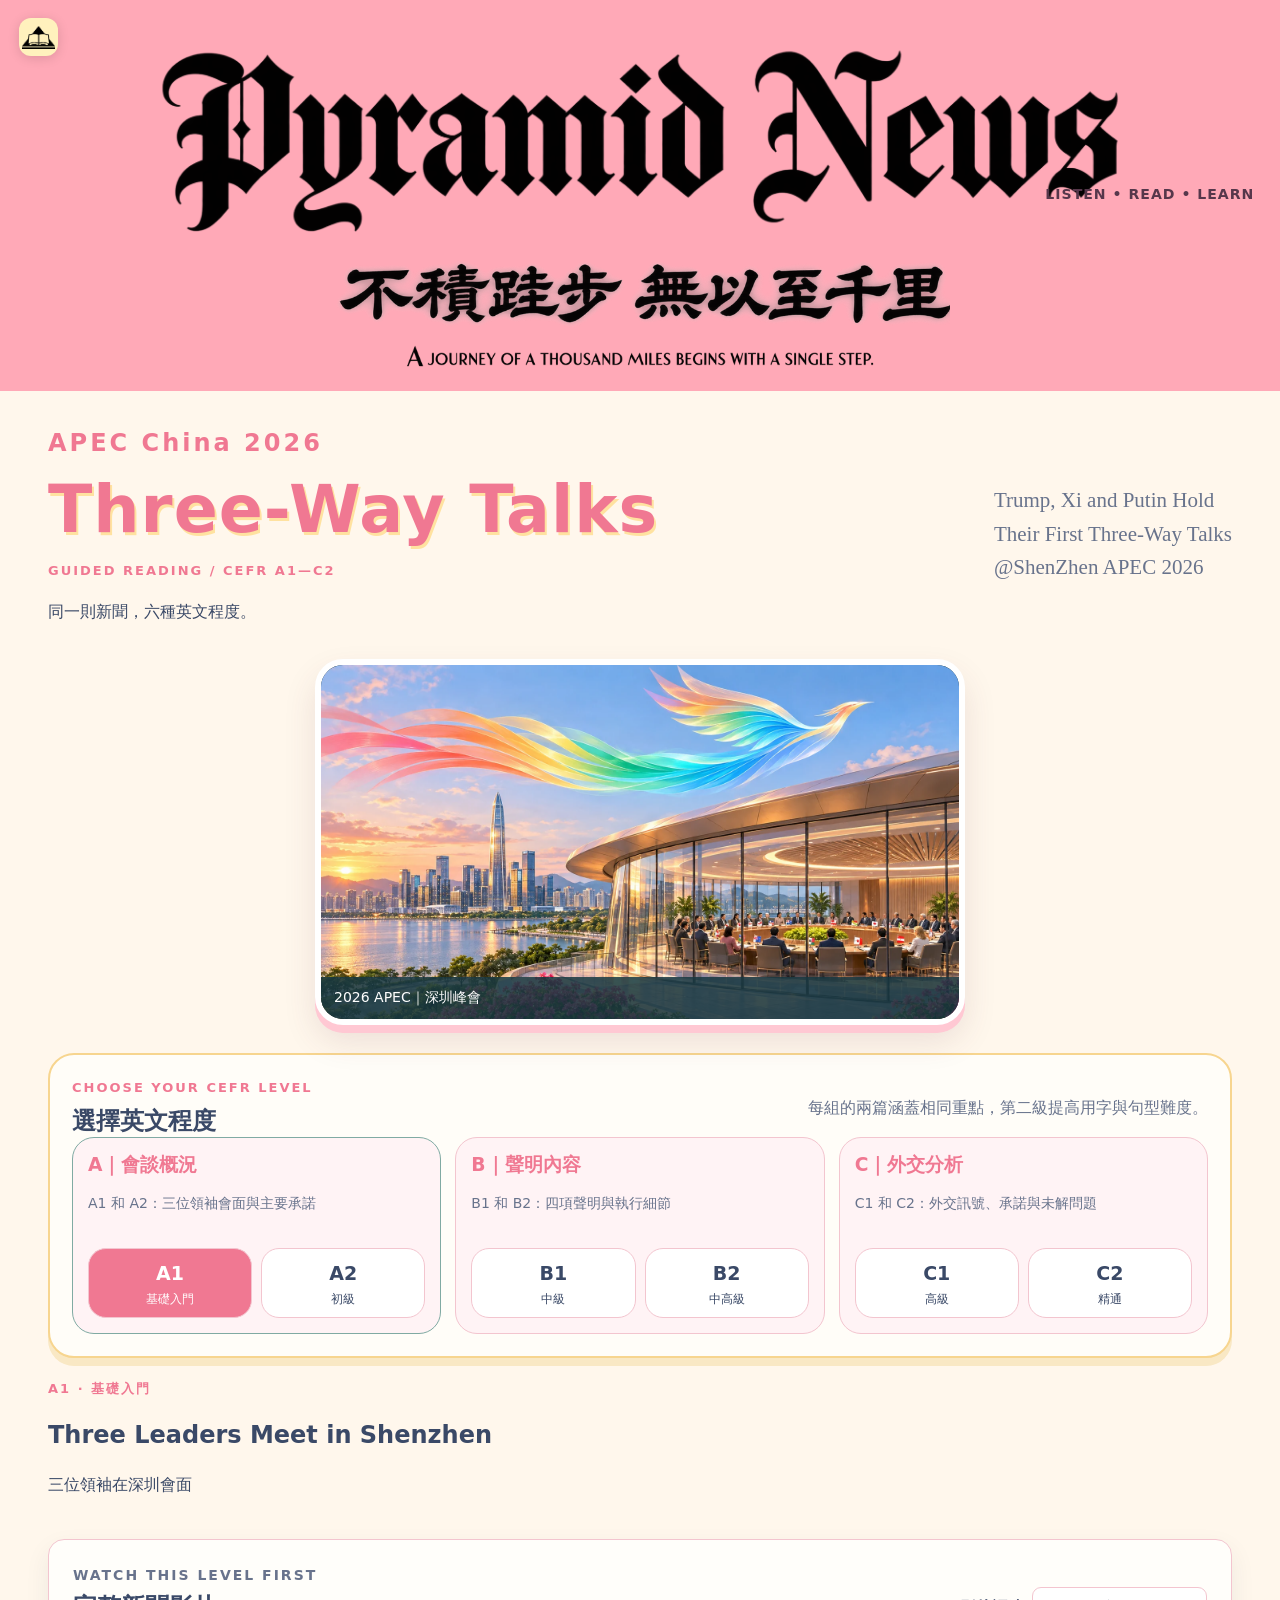
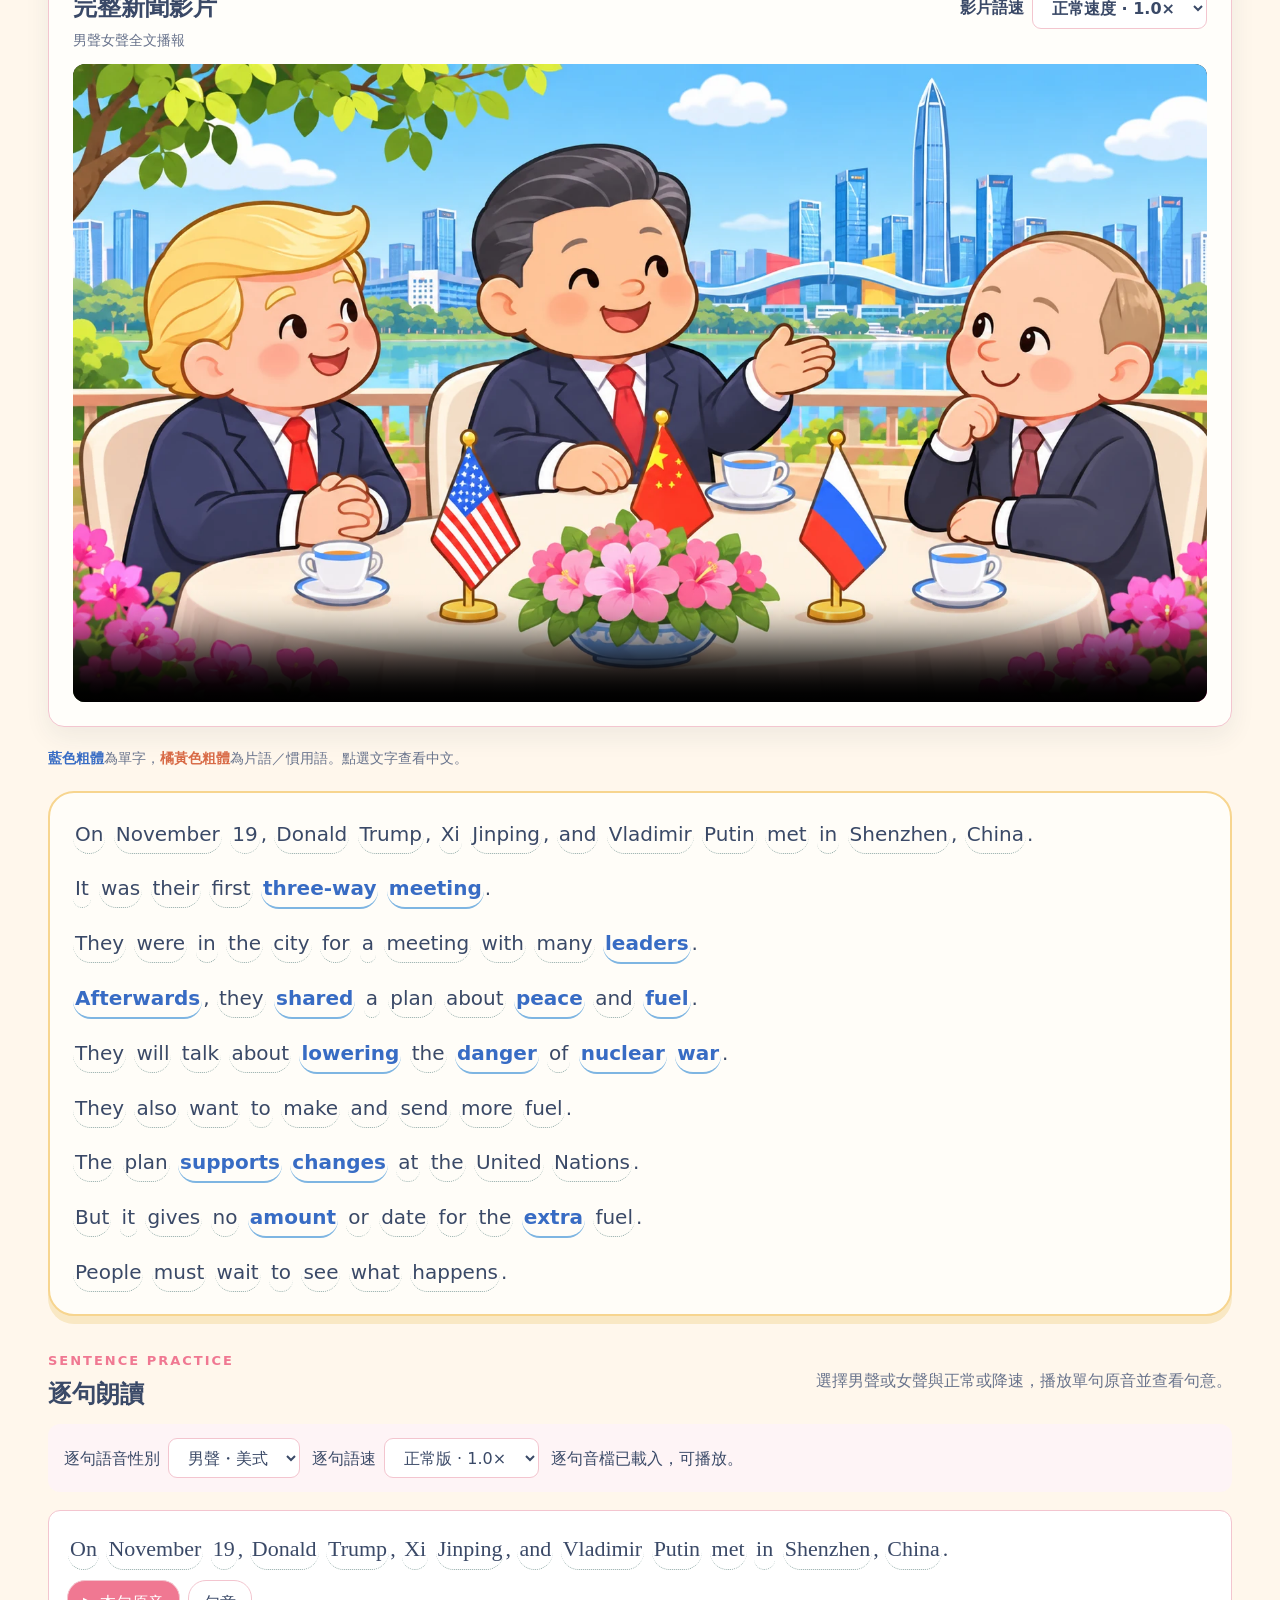
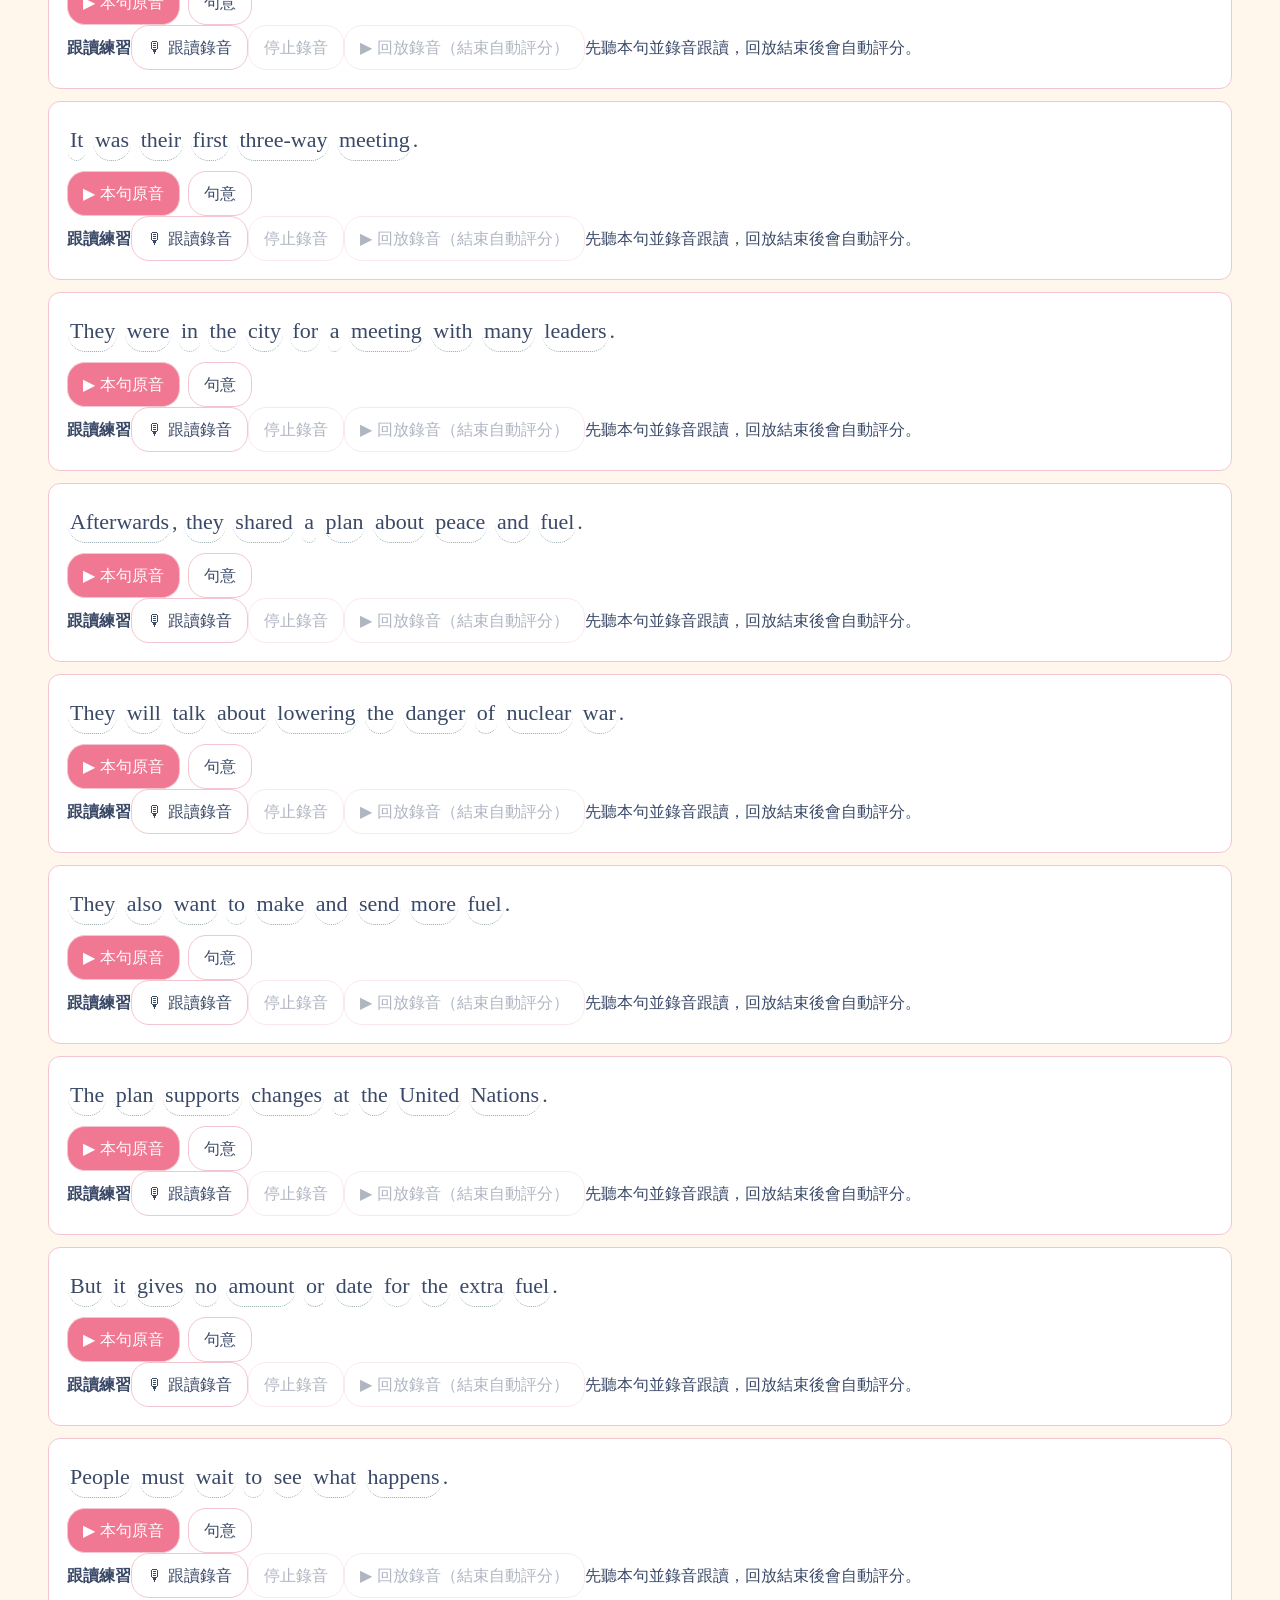
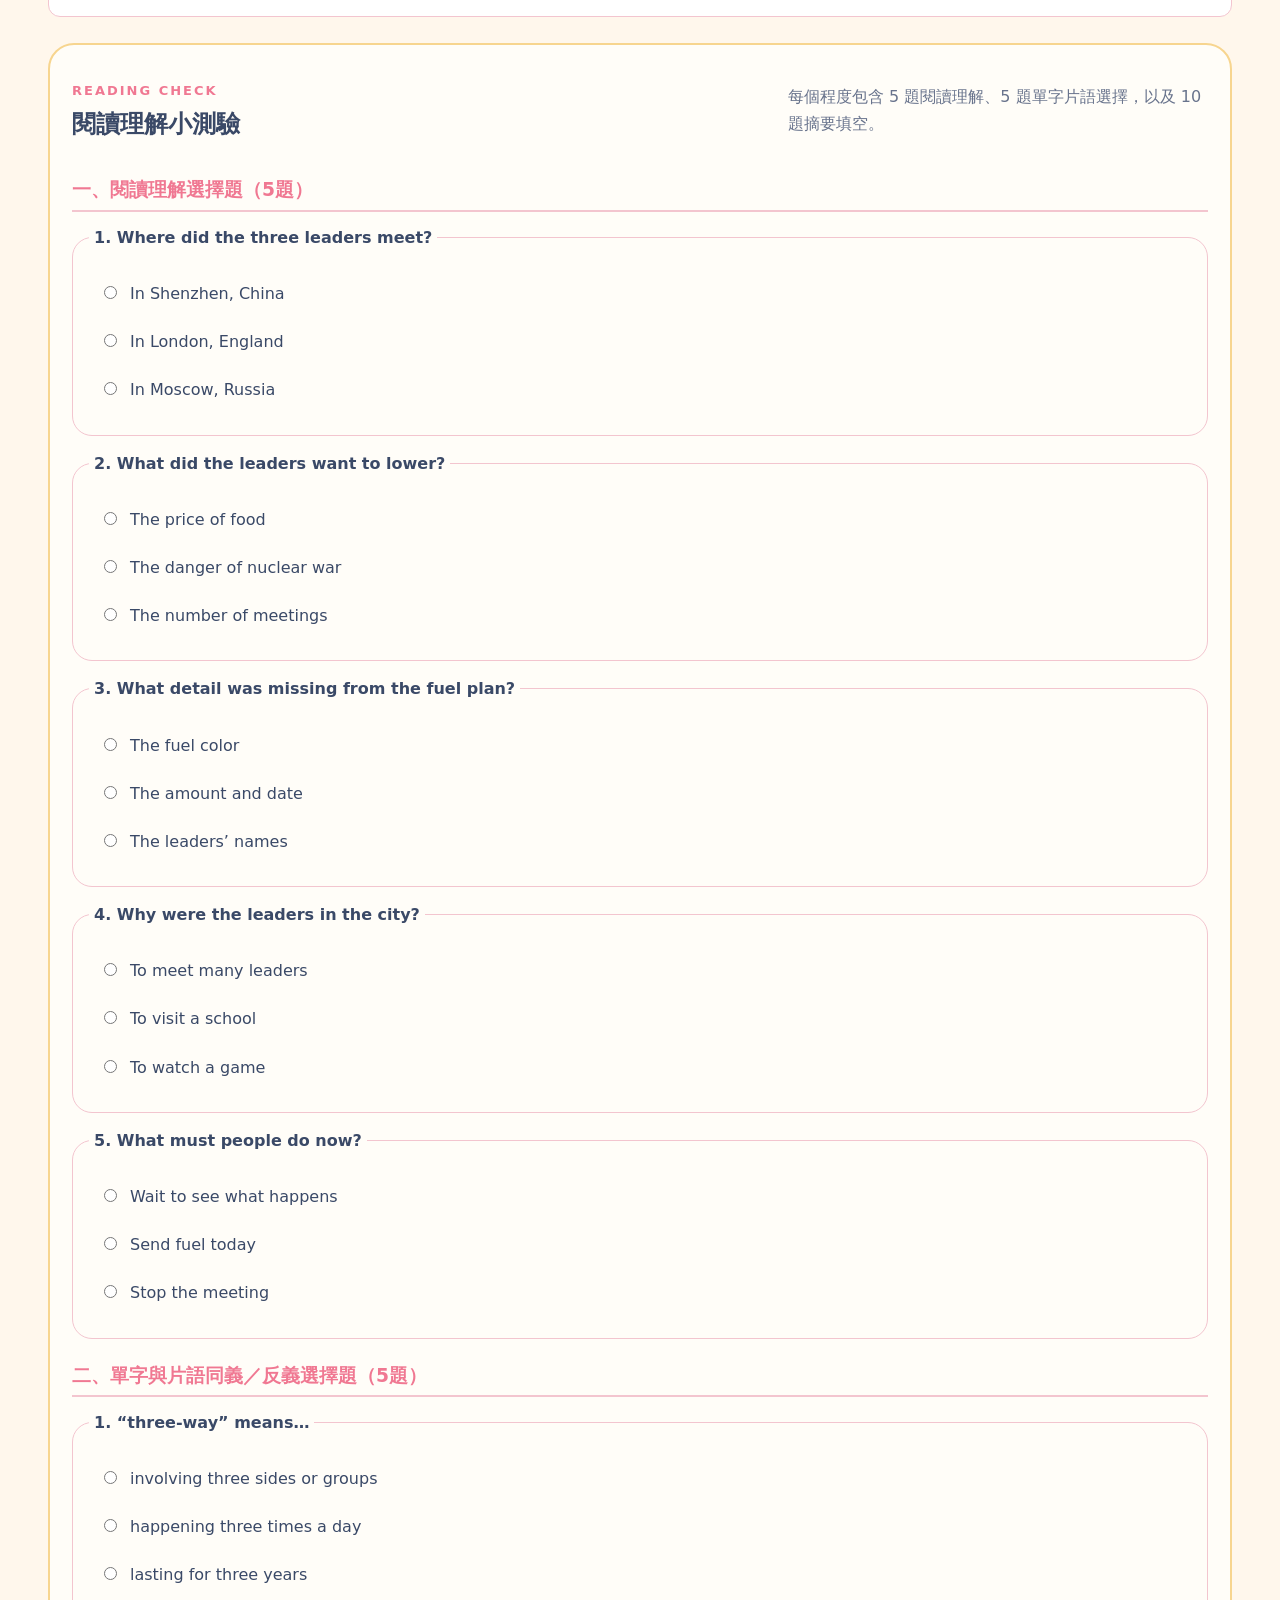
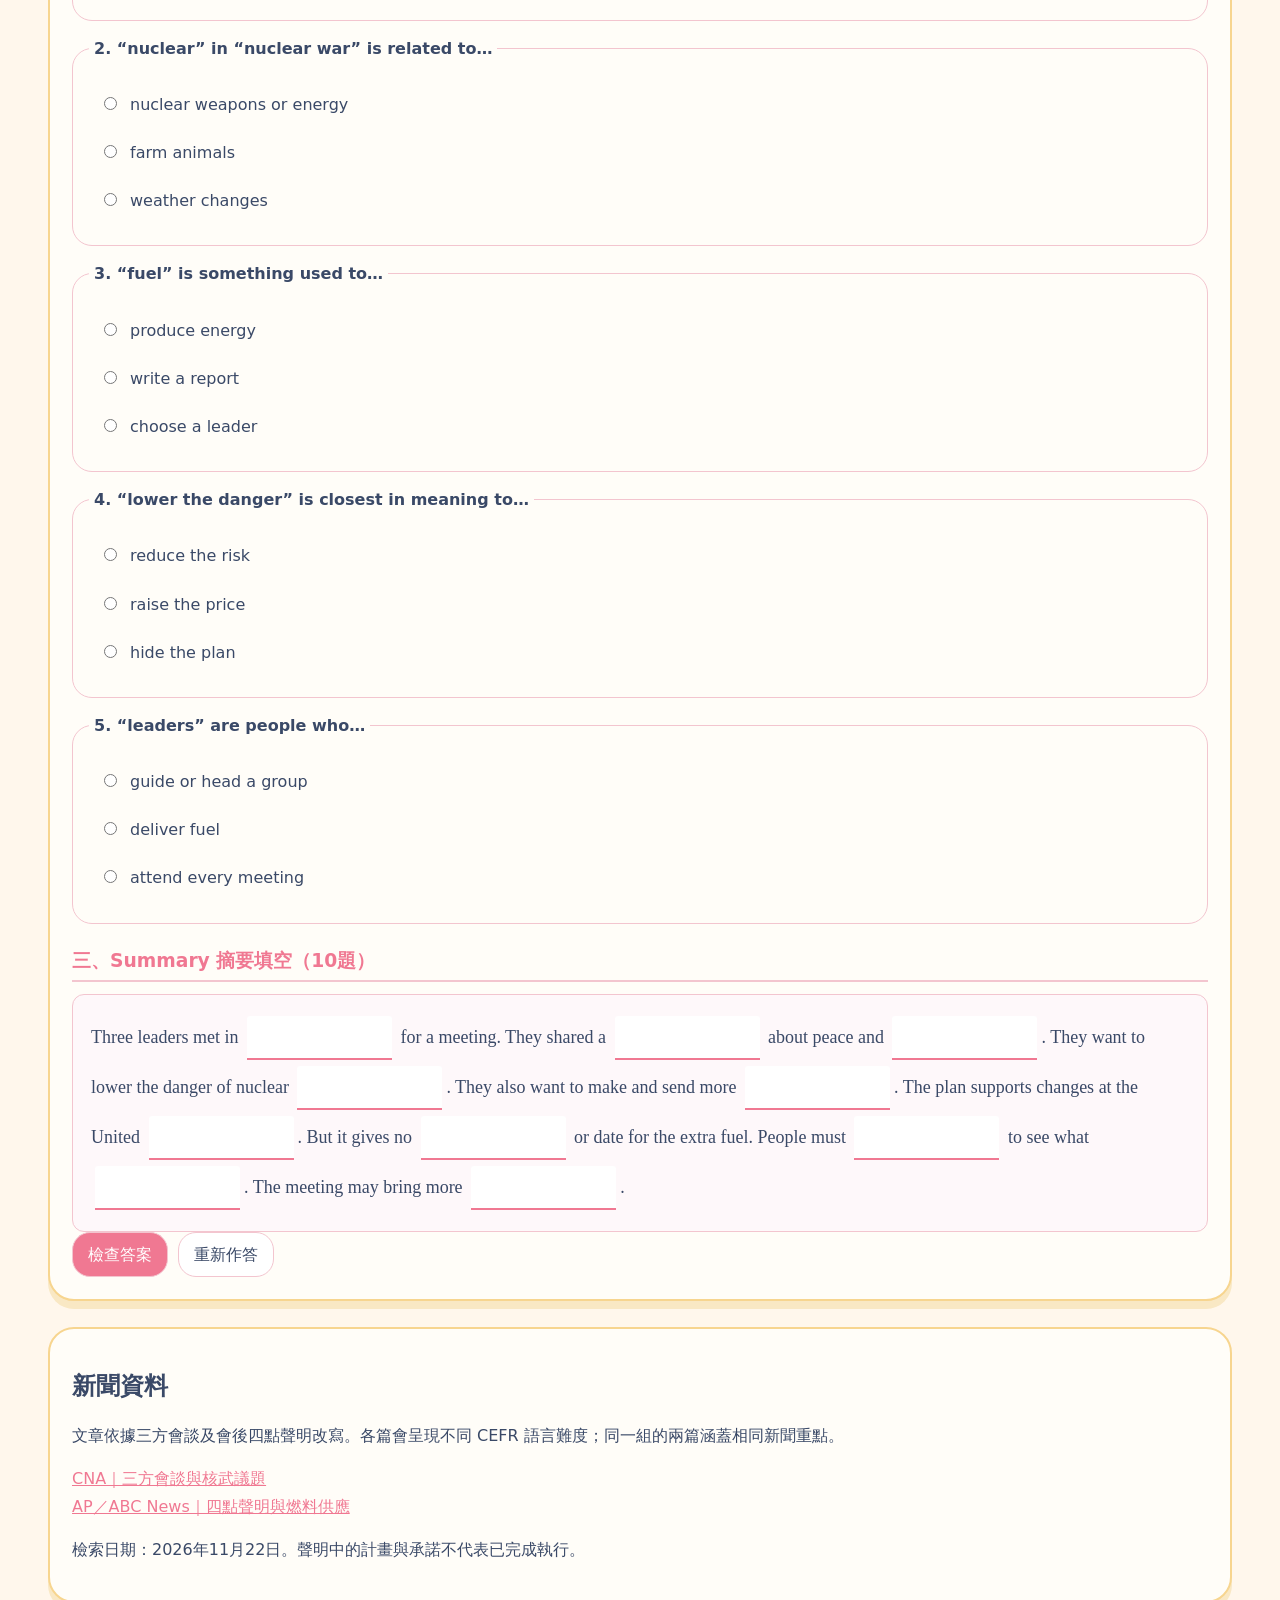
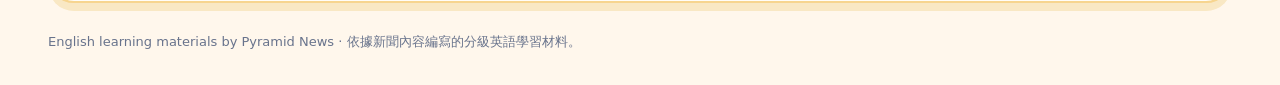
<file: 20261120_APEC/index.html>
<!doctype html>
<html lang="zh-Hant">
<head>
  <meta charset="utf-8">
  <meta name="viewport" content="width=device-width, initial-scale=1">
  <meta name="theme-color" content="#173841">
  <meta name="description" content="Pyramid News CEFR A1–C2 六級英文新聞閱讀、影片、音檔與逐句跟讀練習。">
  <title>Pyramid News｜CEFR 六級新聞英語</title>
  <link rel="preconnect" href="https://fonts.googleapis.com">
  <link rel="preconnect" href="https://fonts.gstatic.com" crossorigin>
  <link href="https://fonts.googleapis.com/css2?family=Kalam:wght@400;700&display=swap" rel="stylesheet">
  <style>
:root{--ink:#173841;--teal:#14645f;--line:#d9e3e4;--muted:#577078;--blue:#1768b5;--orange:#a85e08}*{box-sizing:border-box}body{margin:0;background:#f1f5f6;color:var(--ink);font:16px/1.7 system-ui,'Microsoft JhengHei',sans-serif}header{background:var(--ink);color:#fff;padding:18px max(5vw,20px);display:flex;justify-content:space-between;font-size:14px;letter-spacing:1px}main{max-width:1240px;margin:auto;padding:32px 28px}.intro{display:flex;justify-content:space-between;align-items:center}.eyebrow{font-size:13px;font-weight:750;letter-spacing:2px;color:var(--teal);margin:0 0 7px}h1{font:clamp(38px,6vw,65px)/1.1 Georgia;margin:10px 0 15px}.intro p{margin-bottom:16px}.sub{color:var(--muted);font:21px/1.6 Georgia}h2,h3{line-height:1.3}button,select{font:inherit;min-height:44px;border:1px solid var(--line);border-radius:9px;background:white;color:var(--ink);padding:8px 15px;cursor:pointer}button:hover{background:#e6f2ef}button:disabled{opacity:.4;cursor:default}button:focus-visible,summary:focus-visible,select:focus-visible{outline:3px solid #dd8f34;outline-offset:3}.primary,.level-buttons button.active{background:var(--teal);color:white}.level-illustration{width:min(100%,650px);aspect-ratio:16/9;margin:18px auto 28px;border-radius:16px;position:relative;overflow:hidden;background:#173841;box-shadow:0 8px 24px #17384118}.level-illustration img{width:100%;height:100%;object-fit:cover;display:block}.level-illustration figcaption{position:absolute;left:0;right:0;bottom:0;padding:9px 13px;background:#173841d9;color:white;font-size:14px}.level-picker,.article-text,.practice-card,.practice-layout aside,.sources{border:1px solid var(--line);background:white;border-radius:16px;padding:22px;margin:20px 0;box-shadow:0 8px 24px #17384108}.section-head,.article-heading,.practice-heading{display:flex;justify-content:space-between;align-items:center;gap:20px}.section-head h2,.practice-heading h2{margin:0}.section-head>p,.practice-heading>p{color:var(--muted);max-width:420px}.level-groups{display:grid;grid-template-columns:repeat(3,1fr);gap:14px}.level-group{border:1px solid var(--line);border-radius:12px;padding:15px;background:#fbfdfd}.level-group.selected{border-color:#80aaa3;background:#f0f8f5}.level-group h3{margin:0;color:var(--teal)}.level-group>p{font-size:14px;color:var(--muted);min-height:42px}.level-buttons{display:flex;gap:9px}.level-buttons button{flex:1;font-size:19px;font-weight:800}.level-buttons small{display:block;font-size:12px;font-weight:500}.audio-settings{display:flex;gap:9px;flex-wrap:wrap}.audio-settings label{display:flex;align-items:center;gap:5px;font-size:14px}.audio-settings select{min-height:40px;padding:6px 9px}.voice-hint,.tip{font-size:14px;color:var(--muted)}.blue-key{color:var(--blue);font-weight:800}.orange-key{color:var(--orange);font-weight:800}.article-tools,.controls{display:flex;align-items:center;gap:9px;flex-wrap:wrap;margin:16px 0}.article-tools span{color:var(--muted);font-size:14px}.article-text{font:20px/1.9 Georgia,serif}.article-text p{margin:0 0 15px}.article-text p:last-child{margin-bottom:0}button.word{font:inherit;background:transparent;border:0;border-bottom:1px dotted #90aaa7;border-radius:3px;padding:0 2px;min-height:0;margin:0 1px;color:inherit}button.word.vocab-word{color:var(--blue);font-weight:800;border-bottom:2px solid #7eb5e2}.phrase-highlight{display:inline;border:0;border-bottom:2px solid #e9ad51;border-radius:2px;padding:0 2px;min-height:0;background:#fff4df;color:var(--orange);font:inherit;font-weight:800;line-height:inherit;cursor:pointer}.phrase-chip{font-size:14px;color:var(--orange);background:#fff4df;border-color:#eed5ad;font-weight:700}.practice{margin-top:34px}.practice-heading{margin-bottom:12px}.practice-layout{display:grid;grid-template-columns:300px 1fr;gap:18px}.practice-layout aside{padding:12px;margin:0;align-self:start;max-height:580px;overflow:auto}.practice-layout aside button{display:block;width:100%;text-align:left;border:0;border-radius:7px;border-bottom:1px solid var(--line);font-size:14px;padding:11px;height:auto}.practice-layout aside button.active{background:#dfefea;color:var(--teal);font-weight:700}.practice-card{margin:0}.meta{display:flex;justify-content:space-between;gap:12px;color:var(--muted);font-size:14px}.practice-card h3{font:26px/1.8 Georgia;margin:24px 0}.practice-card details{margin:17px 0}summary{cursor:pointer;color:var(--teal)}#phrases{display:flex;gap:8px;flex-wrap:wrap;margin:12px 0}footer{font-size:13px;color:var(--muted);margin-top:28px}dialog{max-width:450px;width:90%;border:1px solid var(--line);border-radius:18px;padding:30px;color:var(--ink)}dialog::backdrop{background:#17384188}#close{float:right;border:0}dialog h2{font:30px Georgia}#definition{font-size:20px}.sources a{color:var(--teal)}[hidden]{display:none!important}
@media(max-width:850px){main{padding:22px 15px}.level-groups{grid-template-columns:1fr}.level-group>p{min-height:0}.practice-layout{grid-template-columns:1fr}.practice-layout aside{max-height:180px}.section-head,.article-heading{align-items:flex-start;flex-direction:column}.article-heading{gap:8px}.audio-settings{width:100%}.audio-settings label{flex:1;justify-content:space-between}.audio-settings select{max-width:150px}.article-text{font-size:19px}.intro{display:block}.sub{display:none}header span{display:none}}
@media(max-width:520px){header{padding:15px}.level-picker,.article-text,.practice-card,.sources{padding:16px}.level-buttons button{padding:8px}.article-text{font-size:18px;line-height:1.8}.practice-card h3{font-size:23px}.audio-settings{display:grid;grid-template-columns:1fr}.audio-settings label{justify-content:space-between}.audio-settings select{max-width:65%}.level-illustration{aspect-ratio:4/3}}

/* Per-level visual identities */
body{transition:background .35s ease,color .35s ease}body[data-level="A1"]{--ink:#3a4967;--teal:#f07892;--line:#f3c5cf;--muted:#68738c;--blue:#386cc4;--orange:#d86a46;background:#fff7ec;font-family:"Trebuchet MS",system-ui,'Microsoft JhengHei',sans-serif}body[data-level="A1"] header{background:#ffa9b7;color:#56374b}body[data-level="A1"] h1{color:#f07892;font-family:"Trebuchet MS",system-ui,sans-serif}body[data-level="A1"] .level-picker,body[data-level="A1"] .article-text,body[data-level="A1"] .practice-card,body[data-level="A1"] .practice-layout aside,body[data-level="A1"] .sources,body[data-level="A1"] .quiz{border:2px solid #f7d58f;border-radius:26px;box-shadow:0 8px 0 #f9e8c4;background:#fffdf8}body[data-level="A1"] .level-group{border-radius:22px;background:#fff3f5}body[data-level="A1"] button{border-radius:18px}body[data-level="A1"] .level-illustration{border:6px solid #fff;border-radius:28px;box-shadow:0 8px 0 #ffc8d3,0 16px 32px #66344b20}body[data-level="A1"] .primary{background:#f07892;color:white}body[data-level="A1"] .article-text{font-family:"Trebuchet MS",system-ui,sans-serif}
body[data-level="A2"]{--ink:#28234b;--teal:#734bd6;--line:#d9d0fb;--muted:#665e87;--blue:#285fc5;--orange:#db5b25;background:#f4f0ff;font-family:system-ui,'Microsoft JhengHei',sans-serif}body[data-level="A2"] header{background:#28234b;border-bottom:5px solid #ffbe3c}body[data-level="A2"] h1{font-family:Impact,"Arial Black",system-ui,sans-serif;letter-spacing:1px;color:#7145d0;text-shadow:2px 3px 0 #ffcf63}body[data-level="A2"] .level-picker,body[data-level="A2"] .article-text,body[data-level="A2"] .practice-card,body[data-level="A2"] .practice-layout aside,body[data-level="A2"] .sources,body[data-level="A2"] .quiz{border:2px solid #b6a3f0;border-radius:8px;box-shadow:6px 6px 0 #30265b;background:#fff}body[data-level="A2"] .level-group{border:2px solid #e1d9f9;border-radius:8px;background:linear-gradient(135deg,#fff,#f5f0ff)}body[data-level="A2"] button{border-radius:6px;border-width:2px}body[data-level="A2"] .level-illustration{border:4px solid #fff;border-radius:8px;box-shadow:8px 8px 0 #ffbe3c,0 14px 30px #28234b35}body[data-level="A2"] .primary{background:#7145d0;color:white}body[data-level="A2"] .article-text{font-family:system-ui,sans-serif}
body[data-level="B1"]{--ink:#20394b;--teal:#267e91;--line:#cedee5;--muted:#526b79;--blue:#1769ad;--orange:#a95c14;background:#edf5f8}body[data-level="B1"] header{background:#164b63}body[data-level="B1"] h1{font-family:Georgia,serif;color:#164b63}body[data-level="B1"] .level-picker,body[data-level="B1"] .article-text,body[data-level="B1"] .practice-card,body[data-level="B1"] .practice-layout aside,body[data-level="B1"] .sources,body[data-level="B1"] .quiz{border-radius:5px;border-top:4px solid #267e91;box-shadow:0 5px 18px #164b6312}body[data-level="B1"] .level-group{border-radius:5px;background:#f5fafb}body[data-level="B1"] button{border-radius:5px}body[data-level="B1"] .level-illustration{border-radius:5px}
body[data-level="B2"]{--ink:#192e49;--teal:#0f8292;--line:#cad9e8;--muted:#52657e;--blue:#1c66ad;--orange:#ad6310;background-color:#f1f5fa;background-image:linear-gradient(#dce6f044 1px,transparent 1px),linear-gradient(90deg,#dce6f044 1px,transparent 1px);background-size:28px 28px}body[data-level="B2"] header{background:#163456;border-bottom:4px solid #35b5aa}body[data-level="B2"] h1{font-family:Arial,sans-serif;font-weight:850;letter-spacing:-2px;color:#163456}body[data-level="B2"] .level-picker,body[data-level="B2"] .article-text,body[data-level="B2"] .practice-card,body[data-level="B2"] .practice-layout aside,body[data-level="B2"] .sources,body[data-level="B2"] .quiz{border:1px solid #b8ccdf;border-radius:12px;box-shadow:0 12px 28px #16345616;background:#fff}body[data-level="B2"] .level-group{border-radius:9px;background:#f5f9fc}body[data-level="B2"] button{border-radius:8px}body[data-level="B2"] .level-illustration{border-radius:12px;box-shadow:0 12px 28px #16345630}
body[data-level="A1"] .brand-wordmark{filter:brightness(0)}
body[data-level="C1"]{--ink:#e9eee9;--teal:#79c6b6;--line:#41545c;--muted:#b6c3c2;--blue:#87c9ff;--orange:#ffd17c;background:#14252c;color:var(--ink)}body[data-level="C1"] header{background:#0b171c;border-bottom:1px solid #4f7772}body[data-level="C1"] h1{font-family:Georgia,serif;font-weight:500;color:#dce9e3}body[data-level="C1"] .level-picker,body[data-level="C1"] .article-text,body[data-level="C1"] .practice-card,body[data-level="C1"] .practice-layout aside,body[data-level="C1"] .sources,body[data-level="C1"] .quiz{background:#1d3138;border-color:#41545c;color:#e9eee9;box-shadow:0 12px 32px #050c0f55}body[data-level="C1"] .level-group{background:#192b31;border-color:#40545a}body[data-level="C1"] .level-group.selected{background:#223d3d;border-color:#79c6b6}body[data-level="C1"] button,body[data-level="C1"] select{background:#263b42;border-color:#50656a;color:#f0f3ed}body[data-level="C1"] .primary{background:#397e70;border-color:#397e70}body[data-level="C1"] .level-illustration{border:1px solid #52655f;border-radius:3px;box-shadow:0 12px 32px #0008}body[data-level="C1"] .phrase-highlight,body[data-level="C1"] .phrase-chip{background:#403a2b;color:#ffdb9a;border-color:#806b45}
body[data-level="C2"]{--ink:#27354b;--teal:#806a3d;--line:#d8ceba;--muted:#6a6a63;--blue:#315f89;--orange:#986028;background:#f4efe4;color:#27354b;font-family:Georgia,"Times New Roman",serif}body[data-level="C2"] header{background:#28364a;color:#eee5cf;border-bottom:4px solid #b3965e}body[data-level="C2"] h1{font-family:Georgia,serif;font-weight:500;letter-spacing:.4px;color:#28364a}body[data-level="C2"] .eyebrow{color:#806a3d;letter-spacing:2.5px}body[data-level="C2"] .level-picker,body[data-level="C2"] .article-text,body[data-level="C2"] .practice-card,body[data-level="C2"] .practice-layout aside,body[data-level="C2"] .sources,body[data-level="C2"] .quiz{background:#fbf8f0;border:1px solid #d3c5a6;border-radius:3px;box-shadow:0 6px 20px #4d412318}body[data-level="C2"] .level-group{background:#f6f1e5;border-color:#d5c9ad;border-radius:3px}body[data-level="C2"] button,body[data-level="C2"] select{border-radius:3px}body[data-level="C2"] .primary{background:#806a3d;color:white}body[data-level="C2"] .level-illustration{border:5px solid #fbf8f0;border-radius:3px;box-shadow:0 8px 24px #40331e33}body[data-level="C2"] .article-text{font-size:21px}
.quiz{margin:26px 0;padding:22px;border:1px solid var(--line);border-radius:16px;background:white;box-shadow:0 8px 24px #17384108}.quiz-question{margin:0 0 14px;padding:16px;border:1px solid var(--line);border-radius:12px}.quiz-question legend{padding:0 5px;font-weight:750}.quiz-option{display:flex;align-items:flex-start;gap:10px;padding:8px 10px;margin:5px 0;border-radius:8px;cursor:pointer}.quiz-option:hover{background:color-mix(in srgb,var(--teal) 10%,transparent)}.quiz-option input{accent-color:var(--teal);margin-top:6px}.quiz-feedback{margin:7px 0 0;color:var(--muted);font-size:14px}.quiz-question.correct{border-color:#5eaa78;background:#f0faf2}.quiz-question.incorrect{border-color:#ce816e;background:#fff5f1}.quiz-actions{display:flex;align-items:center;gap:10px;flex-wrap:wrap}.quiz-actions p{margin:0;font-weight:700;color:var(--teal)}body[data-level="C1"] .quiz-question.correct{background:#1d3a2d}body[data-level="C1"] .quiz-question.incorrect{background:#422c2c}body[data-level="A1"] .quiz-question{border-radius:20px}body[data-level="A2"] .quiz-question{border-radius:7px}
@media(max-width:600px){.quiz{padding:15px}.quiz-question{padding:12px}}

/* Pyramid News brand and full-video reading layout */
.site-header{align-items:center;gap:14px}.site-header .brand{display:flex;align-items:center;gap:10px;color:inherit;text-decoration:none;font-weight:800;letter-spacing:.04em}.site-header .brand img{width:56px;height:40px;object-fit:cover;object-position:center;border:1px solid #ffffff55;border-radius:5px}.site-header .motto{font-size:13px;font-weight:700;letter-spacing:.12em}
.full-video-card{margin:24px 0 20px;padding:clamp(14px,2.5vw,24px);border:1px solid var(--line);border-radius:16px;background:#fffefa;box-shadow:0 10px 26px #17384112}.video-heading{display:flex;align-items:center;justify-content:space-between;gap:16px;margin-bottom:12px}.video-heading h2{margin:0 0 5px}.video-heading p{margin:0;color:var(--muted);font-size:14px}.video-speed-label{display:flex;align-items:center;gap:8px;white-space:nowrap;font-weight:700}.video-speed-label select{min-height:42px}.full-video{display:block;width:100%;aspect-ratio:16/9;max-height:74vh;background:#101719;border-radius:12px;object-fit:contain}.video-footnote{margin-top:8px;color:var(--muted);font-size:13px}.sentence-settings{display:flex;align-items:center;gap:12px;flex-wrap:wrap;margin:14px 0 18px;padding:14px 16px;border-radius:12px;background:color-mix(in srgb,var(--teal) 8%,white)}.sentence-settings label{display:flex;align-items:center;gap:8px}.sentence-settings select{min-height:40px}.sentence-rows{display:grid;gap:12px}.sentence-row{padding:18px;border:1px solid var(--line);border-radius:12px;background:#fff}.sentence-line{font:21px/1.8 Georgia,serif;margin:0 0 10px}.sentence-actions{display:flex;gap:8px;flex-wrap:wrap}.sentence-actions button{min-height:38px}.sentence-meaning{margin:9px 0 0;padding:10px 12px;border-left:3px solid var(--teal);background:color-mix(in srgb,var(--teal) 8%,white)}.reading-controls{margin-top:16px}.video-heading .eyebrow{margin-bottom:5px}
body[data-level="B1"]{background:#e9f0f2}body[data-level="B1"] .level-picker,body[data-level="B1"] .article-text,body[data-level="B1"] .practice-card,body[data-level="B1"] .practice-layout aside,body[data-level="B1"] .sources,body[data-level="B1"] .quiz,body[data-level="B1"] .full-video-card{background:#e2ebef;border-color:#b8cbd3;color:#20394b;box-shadow:0 8px 22px #164b6315}body[data-level="B1"] .level-group{background:#d7e4e9}body[data-level="B1"] .article-text{background:#e8eff1}body[data-level="B1"] .practice-card{background:#e8eff1}body[data-level="B1"] .sentence-settings{background:#d5e2e7}
body[data-level="B2"]{background-color:#e7edf3;background-image:linear-gradient(#cbd8e233 1px,transparent 1px),linear-gradient(90deg,#cbd8e233 1px,transparent 1px);background-size:28px 28px}body[data-level="B2"] .level-picker,body[data-level="B2"] .article-text,body[data-level="B2"] .practice-card,body[data-level="B2"] .practice-layout aside,body[data-level="B2"] .sources,body[data-level="B2"] .quiz,body[data-level="B2"] .full-video-card{background:#e2eaf0;border-color:#b4c5d3;color:#192e49;box-shadow:0 10px 24px #1634561c}body[data-level="B2"] .level-group{background:#d6e1ea}body[data-level="B2"] .article-text,body[data-level="B2"] .practice-card{background:#eaf0f4}body[data-level="B2"] .sentence-settings{background:#d4e0e9}
@media(max-width:700px){.site-header .brand img{width:48px;height:35px}.site-header .motto{font-size:10px;letter-spacing:.07em}.video-heading{align-items:flex-start;flex-direction:column}.video-speed-label{width:100%;justify-content:space-between}.video-speed-label select{flex:0 1 180px}.sentence-settings{align-items:stretch}.sentence-settings label{justify-content:space-between;width:100%}.sentence-settings select{max-width:65%}.sentence-line{font-size:19px}.full-video{border-radius:8px}}
@media(max-width:420px){.site-header{padding:12px}.site-header .brand{gap:7px;font-size:12px}.site-header .brand img{width:42px;height:30px}.site-header .motto{font-size:8px}main{padding-left:12px;padding-right:12px}.video-footnote{font-size:12px}}

/* Shared headline treatment with a level-specific accent color. */
.intro .apec-kicker{font-size:clamp(18px,2vw,24px);letter-spacing:3px;margin-bottom:2px}
body[data-level="A1"]{--title-color:#f07892;--title-shadow:#ffe2a0}
body[data-level="A2"]{--title-color:#7145d0;--title-shadow:#ffcf63}
body[data-level="B1"]{--title-color:#267e91;--title-shadow:#b9e4df}
body[data-level="B2"]{--title-color:#163456;--title-shadow:#6ac8bd}
body[data-level="C1"]{--title-color:#79c6b6;--title-shadow:#273d43}
body[data-level="C2"]{--title-color:#806a3d;--title-shadow:#e4d1a5}
body h1{font-family:Impact,"Arial Black",system-ui,sans-serif!important;font-weight:900!important;letter-spacing:1px!important;color:var(--title-color)!important;text-shadow:2px 3px 0 var(--title-shadow)!important}
.quiz-section-title{margin:25px 0 12px;padding-bottom:7px;border-bottom:2px solid var(--line);color:var(--teal)}.summary-cloze{padding:18px;border:1px solid var(--line);border-radius:12px;background:color-mix(in srgb,var(--teal) 5%,white);font:18px/2 Georgia,serif}.summary-blank{display:inline-block;width:clamp(90px,12vw,145px);min-height:36px;margin:3px 4px;border:0;border-bottom:2px solid var(--teal);border-radius:3px 3px 0 0;background:#fff;padding:3px 7px;font:inherit;color:var(--ink)}.summary-blank.correct{border-color:#4d9b62;background:#edf8ef}.summary-blank.incorrect{border-color:#c65b4b;background:#fff0ec}body[data-level="C1"] .summary-cloze{background:#263a40}body[data-level="C1"] .summary-blank{background:#1d3138;color:#f0f3ed}

/* High-contrast dictionary and quiz feedback remain readable on every level theme. */
dialog#meaning{color:#162d36;background:#fff;border:2px solid #2b7773;box-shadow:0 24px 80px #061a2480}
dialog#meaning .eyebrow{color:#176e68}dialog#meaning h2,dialog#meaning #definition{color:#172f38;opacity:1}
.summary-answer-key{margin:18px 0 0;padding:16px 16px 16px 42px;border:1px solid var(--line);border-radius:12px;background:color-mix(in srgb,var(--teal) 7%,white);line-height:1.7}
.summary-answer-key li{margin:7px 0}body[data-level="C1"] .summary-answer-key{background:#f6fbfa;color:#17323a;border-color:#82c9bc}

.practice-audio-source{position:fixed;left:-10px;top:-10px;width:1px;height:1px;opacity:0;pointer-events:none}

/* Responsive brand lockup, sentence practice, and iPad-safe readable text. */
.site-header{display:grid;grid-template-columns:auto minmax(150px,1fr) auto;align-items:center;gap:clamp(12px,3vw,38px);min-height:96px}.brand-mark{display:flex;align-items:center;justify-content:center;width:82px;height:70px;padding:5px;border-radius:12px;background:#fff1bd;box-shadow:0 2px 12px #0002}.brand-mark img{display:block;width:100%;height:100%;object-fit:contain}.brand-center{text-align:center;min-width:0}.brand-wordmark{display:block;width:min(100%,520px);height:auto;max-height:68px;object-fit:contain;margin:auto;filter:brightness(0) invert(1)}.brand-center p{margin:3px 0 0;font-size:15px;font-weight:700;letter-spacing:.15em}.brand-center .motto-zh{font-family:"DFKai-SB","BiauKai","標楷體","KaiTi",serif;font-size:21px;font-weight:700;letter-spacing:.12em;line-height:1.35}.brand-center .motto-en{margin-top:1px;font-family:"Kalam","Segoe Print","Bradley Hand",cursive;font-size:21px;font-weight:700;font-style:normal;letter-spacing:.01em;line-height:1.35}.brand-nav{justify-self:end;font-weight:750;white-space:nowrap}.sentence-row{min-width:0}.sentence-line{display:block;width:100%;max-width:100%;white-space:normal;overflow-wrap:anywhere;word-break:normal;font-size:clamp(18px,3.7vw,22px);line-height:1.8}.sentence-actions{align-items:center}.shadowing-controls{align-items:center}.shadowing-controls audio{width:min(100%,320px);height:38px}.shadowing-status{min-width:0;overflow-wrap:anywhere}body[data-level="C1"] .sentence-row{background:#f8fbfa;color:#17343a;border-color:#91aaa4}body[data-level="C1"] .sentence-line,body[data-level="C1"] .sentence-line button.word{color:#17343a!important}body[data-level="C1"] .sentence-line button.word{background:#e2eeeb;border-color:#718f89;white-space:normal;overflow-wrap:anywhere}body[data-level="C1"] .sentence-line button.vocab-word{color:#155a9c!important;background:#e7f3ff}body[data-level="C1"] .sentence-line .phrase-highlight{color:#704300!important;background:#fff0c9;border-color:#d8a83e}body[data-level="C1"] .sentence-meaning{color:#17343a;background:#e9f4f1}body[data-level="C1"] .shadowing-status{color:#253f43}@media(max-width:650px){.site-header{grid-template-columns:58px minmax(0,1fr);gap:10px;padding:10px 12px;min-height:76px}.brand-mark{width:54px;height:50px;padding:3px}.brand-wordmark{max-width:275px;max-height:46px}.brand-center p{font-size:11px;letter-spacing:.08em}.brand-nav{display:none}.sentence-row{padding:14px}.sentence-line{font-size:clamp(19px,5vw,24px);line-height:1.75}.shadowing-controls button{flex:1 1 auto}}

/* Compact, image-safe header layout for mobile browsers and tablets. */
.site-header{grid-template-columns:clamp(58px,8vw,96px) minmax(0,1fr) auto;gap:clamp(8px,2vw,24px);min-width:0;padding-left:clamp(12px,4vw,56px);padding-right:clamp(12px,4vw,56px)}
.brand-mark{width:clamp(54px,7vw,86px);height:clamp(50px,6vw,72px);flex:none}
.brand-center{width:100%;max-width:100%;min-width:0;display:flex;flex-direction:column;align-items:center;justify-content:center;overflow:hidden}
.brand-center img{display:block;height:auto;object-fit:contain;max-width:100%;flex:none}
.brand-wordmark{width:min(100%,390px);max-height:68px}
.brand-center .motto-zh-image{width:min(100%,440px);max-height:58px}
.brand-center .motto-en-image{width:min(100%,370px);max-height:32px}
.brand-nav{font-size:clamp(11px,1.1vw,15px)}
@media(max-width:700px){.site-header{grid-template-columns:clamp(52px,14vw,72px) minmax(0,1fr);gap:8px;padding:10px 12px;min-height:0}.brand-mark{width:clamp(48px,13vw,68px);height:clamp(46px,12vw,62px);padding:4px}.brand-center{overflow:visible}.brand-wordmark{width:min(100%,260px);max-height:54px}.brand-center .motto-zh-image{width:min(100%,300px);max-height:42px}.brand-center .motto-en-image{width:min(100%,255px);max-height:24px}.brand-nav{display:none}}
@media(max-width:380px){.site-header{grid-template-columns:48px minmax(0,1fr);gap:6px;padding:8px}.brand-mark{width:46px;height:44px;padding:3px}.brand-wordmark{width:min(100%,230px);max-height:48px}.brand-center .motto-zh-image{width:min(100%,260px);max-height:36px}.brand-center .motto-en-image{width:min(100%,225px);max-height:21px}}
.shadowing-replay{max-width:100%}

/* Shared, compact top-left logo and centered header for every browser/device. */
.site-header{display:block;position:relative;min-height:0;padding:18px clamp(64px,9vw,150px)}
.brand-mark{position:absolute;left:clamp(10px,1.5vw,22px);top:clamp(10px,1.5vw,18px);width:clamp(34px,3vw,46px);height:clamp(34px,3vw,46px);margin:0;padding:3px;z-index:2}
.brand-center{width:min(100%,980px);max-width:100%;margin:0 auto;overflow:visible}
.brand-wordmark{width:min(100%,980px);height:auto;max-width:100%;max-height:none}
.brand-center .motto-zh-image{width:min(100%,620px);max-height:none}
.brand-center .motto-en-image{width:min(100%,480px);max-height:40px}
.brand-nav{position:absolute;right:clamp(12px,2vw,28px);top:50%;transform:translateY(-50%);z-index:1}
@media(max-width:700px){
  .site-header{padding:12px 10px 14px 54px;min-height:0}
  .brand-mark{left:8px;top:8px;width:36px;height:36px;padding:2px}
  .brand-center{width:100%;margin:0 auto}
  .brand-wordmark{width:min(100%,260px);max-height:54px}
  .brand-center .motto-zh-image{width:min(100%,210px);max-height:42px}
  .brand-center .motto-en-image{width:min(100%,180px);max-height:24px}
  .brand-nav{display:none}
}
@media(max-width:380px){
  .site-header{padding:10px 8px 12px 48px}
  .brand-mark{left:7px;top:7px;width:34px;height:34px;padding:2px}
  .brand-wordmark{width:min(100%,230px);max-height:48px}
  .brand-center .motto-zh-image{width:min(100%,180px);max-height:36px}
  .brand-center .motto-en-image{width:min(100%,155px);max-height:21px}
}
/* Motto images turn white on A2–C2 header themes; A1 keeps its original ink color. */
body[data-level="A2"] .motto-zh-image,body[data-level="A2"] .motto-en-image,body[data-level="B1"] .motto-zh-image,body[data-level="B1"] .motto-en-image,body[data-level="B2"] .motto-zh-image,body[data-level="B2"] .motto-en-image,body[data-level="C1"] .motto-zh-image,body[data-level="C1"] .motto-en-image,body[data-level="C2"] .motto-zh-image,body[data-level="C2"] .motto-en-image{filter:brightness(0) invert(1)}
</style>

</head>
<body>
<header class="site-header">
  <a class="brand-mark" href="./" aria-label="Pyramid News 首頁"><img src="./assets/Pyramid_logo_transparent.png" alt="Pyramid 書本標誌"></a>
  <div class="brand-center"><img class="brand-wordmark" src="./assets/Pyramid_News_wordmark.png" alt="Pyramid News"><img class="motto-image motto-zh-image" src="./assets/motto-chinese.png" alt="不積跬步，無以至千里"><img class="motto-image motto-en-image" src="./assets/motto-english.png" alt="A journey of a thousand miles begins with a single step."></div>
  <nav class="brand-nav" aria-label="網站導覽">LISTEN • READ • LEARN</nav>
</header>
<main>
  <div class="intro">
    <div><p class="eyebrow apec-kicker">APEC China 2026</p><h1>Three-Way Talks</h1><p class="eyebrow">GUIDED READING / CEFR A1—C2</p><p>同一則新聞，六種英文程度。</p></div>
    <p class="sub">Trump, Xi and Putin Hold<br>Their First Three-Way Talks<br>@ShenZhen APEC 2026</p>
  </div>
  <figure class="level-illustration apec-hero" id="apecHero">
    <img src="./illustrations/APEC_2026_Shenzhen.webp" alt="深圳城市天際線與 2026 APEC 峰會會場" loading="eager">
    <figcaption>2026 APEC｜深圳峰會</figcaption>
  </figure>
  <section class="level-picker" aria-labelledby="levelHeading">
    <div class="section-head"><div><p class="eyebrow">CHOOSE YOUR CEFR LEVEL</p><h2 id="levelHeading">選擇英文程度</h2></div><p>每組的兩篇涵蓋相同重點，第二級提高用字與句型難度。</p></div>
    <div class="level-groups">
      <div class="level-group" data-group="A"><h3>A｜會談概況</h3><p>A1 和 A2：三位領袖會面與主要承諾</p><div class="level-buttons"><button data-level="A1">A1 <small>基礎入門</small></button><button data-level="A2">A2 <small>初級</small></button></div></div>
      <div class="level-group" data-group="B"><h3>B｜聲明內容</h3><p>B1 和 B2：四項聲明與執行細節</p><div class="level-buttons"><button data-level="B1">B1 <small>中級</small></button><button data-level="B2">B2 <small>中高級</small></button></div></div>
      <div class="level-group" data-group="C"><h3>C｜外交分析</h3><p>C1 和 C2：外交訊號、承諾與未解問題</p><div class="level-buttons"><button data-level="C1">C1 <small>高級</small></button><button data-level="C2">C2 <small>精通</small></button></div></div>
    </div>
  </section>
  <section id="articleArea" aria-labelledby="articleTitle">
    <div class="article-heading"><div><p class="eyebrow" id="levelLabel">A1 · 基礎入門</p><h2 id="articleTitle"></h2><p id="focus"></p></div></div>
    <section id="fullVideoSection" class="full-video-card" aria-labelledby="videoTitle">
      <div class="video-heading"><div><p class="eyebrow">WATCH THIS LEVEL FIRST</p><h2 id="videoTitle">完整新聞影片</h2><p id="videoCaption">男聲女聲全文播報</p></div>
        <label class="video-speed-label">影片語速<select id="videoSpeed" aria-label="調整完整影片語速"><option value="1">正常速度 · 1.0×</option><option value="0.8">慢速 · 0.8×</option></select></label>
      </div>
      <video id="fullVideo" class="full-video" controls playsinline preload="metadata" poster="illustrations/A1.webp" aria-label="完整新聞播報影片"></video>
    </section>
    <p class="tip"><span class="blue-key">藍色粗體</span>為單字，<span class="orange-key">橘黃色粗體</span>為片語／慣用語。點選文字查看中文。</p>
    <article id="articleText" class="article-text">
      <p>On November 19, Donald Trump, Xi Jinping, and Vladimir Putin met in Shenzhen, China.</p>
      <p>It was their first three-way meeting.</p>
      <p>They were in the city for a meeting with many leaders.</p>
      <p>Afterwards, they shared a plan about peace and fuel.</p>
      <p>They will talk about lowering the danger of nuclear war.</p>
      <p>They also want to make and send more fuel.</p>
      <p>The plan supports changes at the United Nations.</p>
      <p>But it gives no amount or date for the extra fuel.</p>
      <p>People must wait to see what happens.</p>
    </article>
    <section class="practice" aria-labelledby="practiceTitle"><div class="practice-heading"><div><p class="eyebrow">SENTENCE PRACTICE</p><h2 id="practiceTitle">逐句朗讀</h2></div><p>選擇男聲或女聲與正常或降速，播放單句原音並查看句意。</p></div>
      <div class="sentence-settings"><label>逐句語音性別<select id="voiceGender" aria-label="選擇逐句原音聲音性別"><option value="male" selected>男聲・美式</option><option value="female">女聲・美式</option></select></label><label>逐句語速<select id="sentenceSpeed" aria-label="選擇逐句原音語速"><option value="1" selected>正常版 · 1.0×</option><option value="0.8">降速版 · 0.8×</option></select></label><span id="sentenceStatus" role="status" aria-live="polite">播放原始新聞播報音檔。</span></div>
      <div id="sentenceRows" class="sentence-rows"></div>
    </section>
    <section class="quiz" aria-labelledby="quizTitle"><div class="practice-heading"><div><p class="eyebrow">READING CHECK</p><h2 id="quizTitle">閱讀理解小測驗</h2></div><p id="quizInstructions">每個程度包含 5 題閱讀理解、5 題單字片語選擇，以及 10 題摘要填空。</p></div><div id="quizQuestions"></div><div class="quiz-actions"><button id="checkQuiz" class="primary">檢查答案</button><button id="resetQuiz">重新作答</button><p id="quizResult" role="status" aria-live="polite"></p></div></section>
  </section>
  <section class="sources"><h2>新聞資料</h2><p>文章依據三方會談及會後四點聲明改寫。各篇會呈現不同 CEFR 語言難度；同一組的兩篇涵蓋相同新聞重點。</p><a href="https://www.channelnewsasia.com/east-asia/trump-xi-putin-trilateral-talks-apec-shenzhen-6563591" target="_blank" rel="noopener">CNA｜三方會談與核武議題</a><br><a href="https://abcnews.com/International/wireStory/china-russia-us-agree-reforms-boosting-fuel-supplies-138269362" target="_blank" rel="noopener">AP／ABC News｜四點聲明與燃料供應</a><p>檢索日期：2026年11月22日。聲明中的計畫與承諾不代表已完成執行。</p></section>
  <footer>English learning materials by Pyramid News · 依據新聞內容編寫的分級英語學習材料。</footer>
</main>
<dialog id="meaning"><button id="close" aria-label="關閉">✕</button><p class="eyebrow" id="type">WORD NOTE</p><h2 id="term"></h2><p id="definition"></p><button id="say">聽發音</button></dialog>
<script>window.illustrationAssets={A1:"illustrations/A1.webp",A2:"illustrations/A2.webp",B1:"illustrations/B1.webp",B2:"illustrations/B2.webp",C1:"illustrations/C1.webp",C2:"illustrations/C2.webp"};</script>
<script>
const levels = [
  {
    id:'A1', group:'A', label:'基礎入門', title:'Three Leaders Meet in Shenzhen', focus:'三位領袖在深圳會面',
    sentences:[
      ['On November 19, Donald Trump, Xi Jinping, and Vladimir Putin met in Shenzhen, China.','11月19日，唐納・川普、習近平與弗拉迪米爾・普丁在中國深圳會面。'],
      ['It was their first three-way meeting.','這是他們第一次三方會面。'],
      ['They were in the city for a meeting with many leaders.','他們在這座城市參加一場有許多領袖出席的會議。'],
      ['Afterwards, they shared a plan about peace and fuel.','會後，他們提出一份關於和平與燃料的計畫。'],
      ['They will talk about lowering the danger of nuclear war.','他們將討論如何降低核戰危險。'],
      ['They also want to make and send more fuel.','他們也希望生產並運送更多燃料。'],
      ['The plan supports changes at the United Nations.','這份計畫支持聯合國改革。'],
      ['But it gives no amount or date for the extra fuel.','但計畫沒有說明額外燃料的數量或日期。'],
      ['People must wait to see what happens.','大家必須等待後續發展。']
    ],
    vocabulary:{leaders:'領袖','three-way':'三方的',shared:'分享；提出',plan:'計畫',lower:'降低',danger:'危險',nuclear:'核能的；核子武器的',fuel:'燃料',work:'著手；工作',arrive:'抵達'},
    phrases:{'three-way meeting':'三方會議','ways to lower':'降低……的方法','around the world':'世界各地','wait to see':'等待看看'}
  },
  {
    id:'A2', group:'A', label:'初級', title:'Three Leaders Meet in Shenzhen', focus:'同 A1：會談概況與簡要承諾',
    sentences:[
      ['On November 19, US President Donald Trump, Chinese President Xi Jinping, and Russian President Vladimir Putin met in Shenzhen.','11月19日，美國總統唐納・川普、中國國家主席習近平與俄羅斯總統弗拉迪米爾・普丁在深圳會面。'],
      ['It was their first official three-way meeting.','這是他們首次正式三方會談。'],
      ['All three were in the city for a larger gathering of Pacific leaders.','三位領袖都在這座城市參加環太平洋領袖的大型集會。'],
      ['After the talks, they announced a plan about peace, energy, and cooperation.','會談後，他們公布一份關於和平、能源與合作的計畫。'],
      ['They said their countries would continue discussing ways to reduce the risk of nuclear war.','他們表示，各國將繼續討論降低核戰風險的方法。'],
      ['They also planned to produce and supply more fuel.','他們也計畫生產並供應更多燃料。'],
      ['The plan backs UN reforms and asks countries to work together on global problems.','計畫支持聯合國改革，並呼籲各國共同處理全球問題。'],
      ['However, it gives no fuel amount or delivery date.','然而，計畫沒有公布燃料數量或交付日期。'],
      ['People must wait to learn whether these promises lead to real action.','民眾必須等待了解這些承諾是否會化為實際行動。']
    ],
    vocabulary:{reforms:'改革',official:'正式的',attended:'出席；參加',gathering:'集會；聚會',announced:'宣布；公布',cooperation:'合作',continue:'繼續',discussing:'討論',reduce:'降低；減少',supply:'供應',businesses:'企業',respond:'回應',global:'全球的',exact:'確切的',delivery:'交付；運送',public:'大眾；民眾',action:'行動'},
    phrases:{'around the Pacific':'環太平洋地區','produce and supply':'生產並供應','for now':'目前；暫時','lead to':'導致；促成','real action':'實際行動'}
  },
  {
    id:'B1', group:'B', label:'中級', title:'A Four-Part Declaration', focus:'四項聲明與尚未說明的細節',
    sentences:[
      ['At their first three-way summit in Shenzhen, Donald Trump, Xi Jinping, and Vladimir Putin issued a joint declaration.','在深圳舉行的首次三方高峰會上，唐納・川普、習近平與弗拉迪米爾・普丁發布聯合聲明。'],
      ['The document sets out four areas for cooperation.','這份文件列出四個合作領域。'],
      ['First, the countries said they would support changes to the United Nations so it can respond more effectively to world problems.','首先，各國表示支持改革聯合國，使其能更有效地回應全球問題。'],
      ['Second, they plan to increase the production and supply of refined fuel products, while keeping energy flows stable.','其次，他們計畫增加精煉燃料產品的生產與供應，同時維持能源流通穩定。'],
      ['Third, the declaration stresses respect for national authority and the legal protections of government officials.','第三，聲明強調尊重國家主權，以及政府官員受到的法律保障。'],
      ['It also says international courts should not exceed their authority.','聲明也指出，國際法院不應超越其權限。'],
      ['Finally, the leaders said a nuclear war cannot be won and should never be fought.','最後，領袖們表示核戰不可能有贏家，也絕不應開戰。'],
      ['They agreed to continue dialogue on reducing nuclear risks.','他們同意繼續就降低核風險進行對話。'],
      ['The statement names broad goals, but does not list specific reforms, fuel targets, or deadlines.','聲明提出大方向，卻沒有列出具體改革方案、燃料供應目標或期限。'],
      ['The next step will show whether the four promises lead to practical cooperation.','接下來的發展將顯示這四項承諾是否會帶來實際合作。']
    ],
    vocabulary:{reforms:'改革',summit:'高峰會',issued:'發布',declaration:'聲明',document:'文件',sets:'列出；設定',areas:'領域',support:'支持',effectively:'有效地',production:'生產',refined:'精煉的',stable:'穩定的',stresses:'強調',authority:'權限；權威',protections:'保障',exceed:'超越',dialogue:'對話',risks:'風險',specific:'具體的',targets:'目標',deadlines:'期限',practical:'實際的'},
    phrases:{'joint declaration':'聯合聲明','energy flows':'能源流通','national authority':'國家主權；國家權限','nuclear risks':'核風險','the next step':'下一步'}
  },
  {
    id:'B2', group:'B', label:'中高級', title:'A Four-Part Declaration', focus:'同 B1：四項聲明與未明確的執行細節',
    sentences:[
      ['Donald Trump, Xi Jinping, and Vladimir Putin issued a joint declaration after holding their first three-way summit in Shenzhen.','唐納・川普、習近平與弗拉迪米爾・普丁在深圳舉行首次三方高峰會後，發布了一份聯合聲明。'],
      ['Its four sections describe areas in which the governments say they can cooperate.','聲明的四個部分說明各國政府表示可以合作的領域。'],
      ['The first calls for reforming the United Nations so the organization can respond more effectively to international challenges.','第一項主張改革聯合國，使這個組織能更有效地回應國際挑戰。'],
      ['The second pledges to expand the production and supply of refined petroleum products and to maintain stable energy flows.','第二項承諾擴大精煉石油產品的生產與供應，並維持能源穩定流通。'],
      ['The third emphasizes state consent and legal immunity for government officials, adding that international courts should respect the limits of their jurisdiction.','第三項強調國家同意原則與政府官員的法律豁免權，並指出國際法院應尊重其管轄權限。'],
      ['The fourth restates that nuclear war cannot be won and must never be fought.','第四項重申核戰不可能有贏家，也絕不應開戰。'],
      ['The three governments also agreed to continue discussions aimed at reducing nuclear risks and preventing the spread of nuclear weapons.','三國政府也同意繼續討論如何降低核風險並防止核武擴散。'],
      ['Although the declaration sets out shared goals, it does not specify how the UN should be reformed or how much additional fuel will be supplied.','雖然聲明提出共同目標，卻沒有說明聯合國應如何改革，或將額外供應多少燃料。'],
      ['It gives no timetable for these measures, either.','聲明也沒有為這些措施訂定時間表。'],
      ['Their significance will depend on whether the governments turn general commitments into measurable steps.','這些承諾的意義，將取決於各國政府能否把概括性的承諾轉化為可衡量的措施。']
    ],
    vocabulary:{reform:'改革',sections:'部分',governments:'政府',cooperate:'合作',organization:'組織',challenges:'挑戰',pledges:'承諾',expand:'擴大',petroleum:'石油',maintain:'維持',emphasizes:'強調',consent:'同意',immunity:'豁免權',jurisdiction:'管轄權',restates:'重申',preventing:'防止',spread:'擴散',specify:'具體說明',additional:'額外的',timetable:'時間表',significance:'重要性',depend:'取決於',commitments:'承諾',measurable:'可衡量的'},
    phrases:{'joint declaration':'聯合聲明','energy flows':'能源流通','legal immunity':'法律豁免權','aimed at':'旨在；目的是','turn ... into':'把……轉化為'}
  },
  {
    id:'C1', group:'C', label:'高級', title:'Diplomacy, Commitments, and Unanswered Questions', focus:'外交訊號、承諾與未解問題',
    sentences:[
      ['The first trilateral summit between Donald Trump, Xi Jinping, and Vladimir Putin took place in Shenzhen alongside the APEC gathering.','唐納・川普、習近平與弗拉迪米爾・普丁首次舉行三方高峰會，地點在深圳，時間與 APEC 集會同期。'],
      ['The meeting produced a four-part declaration that linked nuclear risk reduction with energy supply, UN reform, and the authority of international courts.','會議發布一份四點聲明，將降低核風險與能源供應、聯合國改革及國際法院權限等議題連結在一起。'],
      ['Its language signals an intention to keep communication open among three governments with major influence over global security.','聲明措辭顯示，三個對全球安全具有重大影響力的政府有意維持溝通管道。'],
      ['On nuclear weapons, the leaders reaffirmed that such a war cannot be won and should never be fought, while promising further dialogue to reduce risk and prevent proliferation.','在核武議題上，領袖重申核戰不可能有贏家，也絕不應開戰，並承諾進一步對話以降低風險、防止擴散。'],
      ['On energy, they proposed increasing refined petroleum production and supply, but offered no volume or delivery schedule.','在能源方面，他們提出增加精煉石油產品的生產與供應，卻未提供數量或交付時程。'],
      ['The declaration also backs UN reform and stresses state consent and protections for officials, positions that touch on disputes about international jurisdiction.','聲明也支持聯合國改革，並強調國家同意原則與官員保障；這些立場觸及國際管轄權爭議。'],
      ['These commitments are politically visible, yet their practical meaning remains uncertain.','這些承諾在政治上引人注目，但實際意義仍不明確。'],
      ['The text names broad objectives without specifying institutional changes, fuel targets, enforcement, or deadlines.','文件提出廣泛目標，卻未說明制度改革、燃料供應目標、執行方式或期限。'],
      ['Nor does a declaration by itself resolve the conflicts that shape relations among the three powers.','而且，單靠一份聲明並不能解決左右三大國關係的衝突。'],
      ['The announcement also leaves open whether later talks will address those unresolved conflicts.','公告也沒有說明後續會談是否會處理這些尚未解決的衝突。'],
      ['The summit therefore matters both as a new channel for dialogue and as a test of whether symbolic agreement can lead to sustained cooperation.','因此，這場高峰會既代表開啟新的對話管道，也考驗象徵性的共識能否帶來持續合作。']
    ],
    vocabulary:{trilateral:'三方的',alongside:'與……同時；在……旁',produced:'產生；發布',linked:'連結',signals:'顯示；發出訊號',intention:'意圖',influence:'影響力',reaffirmed:'重申',proliferation:'擴散',proposed:'提出；提議',volume:'數量；規模',schedule:'時程',positions:'立場',disputes:'爭議',jurisdiction:'管轄權',politically:'政治上',uncertain:'不確定的',specifying:'明確說明',institutional:'制度的',enforcement:'執行；強制實施',conflicts:'衝突',symbolic:'象徵性的',sustained:'持續的'},
    phrases:{'took place':'舉行；發生','reduce risk':'降低風險','state consent':'國家同意原則','by itself':'單靠本身','a channel for dialogue':'對話管道','lead to':'導致；帶來'}
  },
  {
    id:'C2', group:'C', label:'精通', title:'Diplomacy, Commitments, and Unanswered Questions', focus:'同 C1：外交訊號、承諾與未解問題',
    sentences:[
      ['Held on the sidelines of the APEC gathering in Shenzhen, the first trilateral summit between Donald Trump, Xi Jinping, and Vladimir Putin yielded a declaration spanning nuclear risk, energy, UN reform, and international legal authority.','唐納・川普、習近平與弗拉迪米爾・普丁在深圳 APEC 集會期間舉行首次三方高峰會，並發布一份涵蓋核風險、能源、聯合國改革與國際法律權限的聲明。'],
      ['The document’s breadth is notable: it connects strategic stability to energy security and to competing views of how international institutions should operate.','這份文件涵蓋面廣，值得注意：它將戰略穩定、能源安全，以及對國際制度運作方式的不同看法連結起來。'],
      ['On nuclear weapons, the leaders reiterated that nuclear war is unwinnable and must not be fought, while committing to dialogue on risk reduction and nonproliferation.','在核武議題上，領袖重申核戰沒有勝者、不得開打，並承諾就降低風險與防止擴散進行對話。'],
      ['They also proposed increasing refined petroleum output and supply, and endorsed reform of the United Nations to improve its response to global challenges.','他們也提議增加精煉石油產品的產量與供應，並支持改革聯合國，以提升其回應全球挑戰的能力。'],
      ['A further section foregrounded state consent and officials’ legal immunities, asserting that international courts must remain within their jurisdiction.','另一部分則凸顯國家同意原則與官員法律豁免權，主張國際法院必須恪守其管轄範圍。'],
      ['Taken together, these points amount to an agenda for continued engagement, not a detailed implementation framework.','整體而言，這些要點構成持續交往的議程，尚稱不上詳細的執行架構。'],
      ['The declaration specifies neither the institutional changes envisaged at the UN nor the quantities, suppliers, or timetable for additional fuel.','聲明既未具體說明預想中的聯合國制度改革，也未列出額外燃料的數量、供應方或時程。'],
      ['It likewise leaves unresolved how its principles would be reconciled with existing international obligations and disagreements among the signatories.','聲明同樣未解決其原則將如何與既有國際義務，以及簽署方彼此的分歧相調和。'],
      ['It remains unclear whether subsequent negotiations will address conflicts left outside the declaration.','後續談判是否會處理聲明未觸及的衝突，目前仍不明朗。'],
      ['That gap between expansive rhetoric and operational detail limits what can be inferred from the announcement alone.','宏大措辭與操作細節之間的落差，限制了人們單憑這份公告所能推論的內容。'],
      ['The summit’s significance will therefore depend less on the symbolism of a first meeting than on whether follow-up negotiations produce verifiable, durable cooperation.','因此，這場高峰會的意義，與其說取決於首次會面的象徵性，不如說取決於後續談判能否促成可驗證且持久的合作。']
    ],
    vocabulary:{sidelines:'正式議程之外；場邊',yielded:'產生；帶來',spanning:'涵蓋',authority:'權限',breadth:'廣度；涵蓋範圍',strategic:'戰略的',stability:'穩定',competing:'相互競爭的；不同的',institutions:'制度；機構',operate:'運作',reiterated:'重申',unwinnable:'不可能獲勝的',nonproliferation:'防止擴散',endorsed:'支持；背書',foregrounded:'凸顯',immunities:'豁免權',asserting:'主張；聲稱',jurisdiction:'管轄權',implementation:'執行；實施',framework:'架構',envisaged:'預想的',suppliers:'供應方',reconciled:'調和；協調',obligations:'義務',signatories:'簽署方',expansive:'宏大的；廣泛的',operational:'操作上的',inferred:'推論','follow-up':'後續的',verifiable:'可驗證的',durable:'持久的'},
    phrases:{'on the sidelines of':'在……期間的正式議程之外','taken together':'整體而言','amount to':'相當於；構成','leaves unresolved':'仍未解決','the gap between':'……之間的落差','depend on':'取決於'}
  }
];
const groups={A:{name:'A 組｜會談概況',ids:['A1','A2']},B:{name:'B 組｜聲明內容',ids:['B1','B2']},C:{name:'C 組｜外交分析',ids:['C1','C2']}};
const dictionary={president:'總統；國家元首',China:'中國',United:'美國（United States）',States:'美國（United States）',Russia:'俄羅斯',November:'十一月',first:'第一；首次',meeting:'會議',leaders:'領袖',countries:'國家',talks:'會談；討論',peace:'和平',energy:'能源',world:'世界',people:'人們',countries:'國家',said:'表示；說',would:'將；會',more:'更多',what:'什麼；所……的事',whether:'是否',war:'戰爭',nuclear:'核能的；核子武器的',fuel:'燃料',United:'聯合的',Nations:'國家；民族',official:'正式的',global:'全球的',risk:'風險',supply:'供應',court:'法院',international:'國際的',stable:'穩定的'};

const quizzes = {"A1":{"comprehension":[["Where did the three leaders meet?",["In Shenzhen, China","In London, England","In Moscow, Russia"],0,"文章第一句說他們在中國深圳會面。"],["What did the leaders want to lower?",["The price of food","The danger of nuclear war","The number of meetings"],1,"文章提到他們將討論如何降低核戰危險。"],["What detail was missing from the fuel plan?",["The fuel color","The amount and date","The leaders’ names"],1,"文章說計畫沒有說明額外燃料的數量或日期。"],["Why were the leaders in the city?",["To meet many leaders","To visit a school","To watch a game"],0,"他們在深圳參加有許多領袖出席的會議。"],["What must people do now?",["Wait to see what happens","Send fuel today","Stop the meeting"],0,"文章最後說大家必須等待後續發展。"]],"vocabulary":[["In the article, “leaders” are people who…",["guide or head a group","carry food","write songs"],0,"leaders 指帶領團體的人。"],["“Lower the danger” is closest in meaning to…",["make the danger smaller","make the danger louder","find the danger"],0,"lower 在此指降低。"],["“Fuel” means…",["something used for energy","a kind of flower","a meeting place"],0,"fuel 是燃料。"],["The opposite of “more” is…",["less","many","most"],0,"more 的反義詞是 less。"],["“Wait to see” means…",["watch and learn what happens","leave at once","make a new plan"],0,"wait to see 指等待看看後續如何。"]],"summary":{"text":"Three leaders met in [1] for a meeting. They shared a [2] about peace and [3]. They want to lower the danger of nuclear [4]. They also want to make and send more [5]. The plan supports changes at the United [6]. But it gives no [7] or date for the extra fuel. People must [8] to see what [9]. The meeting may bring more [10].","answers":["Shenzhen","plan","fuel","war","fuel","Nations","amount","wait","happens","talks"]}},"A2":{"comprehension":[["Why were all three leaders in Shenzhen?",["For a larger gathering of Pacific leaders","To visit a fuel factory","To sign a peace treaty"],0,"文章指出他們到深圳參加環太平洋領袖的大型集會。"],["What did the plan say about nuclear risks?",["The risks had ended","Countries would keep discussing ways to reduce them","No country would talk about them"],1,"他們表示會繼續討論降低核戰風險的方法。"],["What remained unclear after the announcement?",["The meeting city","The fuel amount and delivery date","The leaders’ identities"],1,"計畫沒有公布燃料數量或交付日期。"],["What did the leaders plan to do with fuel?",["Produce and supply more","Stop all fuel production","Send it only to Shenzhen"],0,"他們計畫生產並供應更多燃料。"],["What did the plan ask countries to do?",["Work together on global problems","Leave the United Nations","Avoid all meetings"],0,"文章說計畫呼籲各國共同處理全球問題。"]],"vocabulary":[["“Official” is closest in meaning to…",["formal","secret","usual"],0,"official 指正式的。"],["“Cooperation” means…",["working together","working alone","stopping work"],0,"cooperation 指合作。"],["“Reduce” is closest in meaning to…",["lower","increase","repeat"],0,"reduce 指減少、降低。"],["The opposite of “exact” is…",["uncertain","correct","clear"],0,"exact 的反義詞可用 uncertain 表示不確定。"],["“Delivery date” means the date when something is…",["brought to someone","made smaller","discussed again"],0,"delivery date 指交付日期。"]],"summary":{"text":"Three presidents met in [1] during a Pacific leaders’ [2]. They announced a plan for peace, energy, and [3]. They would continue [4] ways to reduce nuclear risks. They also planned to produce and [5] more fuel. The plan supports UN [6] and asks countries to work together on [7] problems. It gives no fuel amount or [8] date. People will wait to see whether the [9] lead to real [10].","answers":["Shenzhen","gathering","cooperation","discussing","supply","reforms","global","delivery","promises","action"]}},"B1":{"comprehension":[["How many areas for cooperation does the declaration set out?",["Two","Four","Six"],1,"聲明列出四個合作領域。"],["What was proposed for energy?",["More refined fuel production and supply","An immediate end to energy trade","A fixed price for all fuel"],0,"聲明提出增加精煉燃料產品的生產與供應。"],["Which practical detail did the declaration leave unspecified?",["The meeting location","The leaders’ names","Fuel volumes and delivery dates"],2,"聲明沒有說明燃料數量或交付時程。"],["What did the leaders say about nuclear war?",["It can be won","It cannot be won and should never be fought","It should be delayed"],1,"文章說核戰不可能有贏家，也絕不應開戰。"],["What will the next step show?",["Whether promises lead to practical cooperation","Whether the meeting moves cities","Whether fuel changes color"],0,"下一步將顯示承諾能否帶來實際合作。"]],"vocabulary":[["“Declaration” is closest in meaning to…",["a formal public statement","a private question","a fuel target"],0,"declaration 指正式聲明。"],["“Effectively” means…",["in a successful way","without a plan","very slowly"],0,"effectively 指有效地。"],["“Exceed” is closest in meaning to…",["go beyond a limit","stay within a limit","agree with a person"],0,"exceed 指超越。"],["The opposite of “stable” is…",["uncertain","steady","balanced"],0,"stable 的反義詞為 uncertain。"],["“Deadline” means…",["the latest time to finish something","the start of a meeting","a type of fuel"],0,"deadline 指最後期限。"]],"summary":{"text":"The Shenzhen summit produced a joint [1] with four areas for [2]. The countries support UN changes so it can respond more [3]. They plan to raise refined fuel [4] and supply while keeping energy [5]. The statement stresses national [6] and legal protections. The leaders say nuclear war cannot be [7]. However, it lists no fuel [8] or [9]. Future steps will show whether the promises create practical [10].","answers":["declaration","cooperation","effectively","production","stable","authority","won","targets","deadlines","cooperation"]}},"B2":{"comprehension":[["What does the declaration say about international courts?",["They should respect jurisdictional limits","They should replace the UN","They should set fuel targets"],0,"文章指出國際法院應尊重管轄權限。"],["What nuclear principle did the leaders reaffirm?",["Nuclear war can be won quickly","It cannot be won and must never be fought","Nuclear weapons should be expanded"],1,"第四項重申核戰不可能有贏家，也絕不應開戰。"],["What would make the promises more concrete?",["Measurable steps and a timetable","A new meeting name","A longer document"],0,"文章指出承諾應轉化為可衡量措施。"],["What does the second section pledge to do?",["Expand refined petroleum production and supply","End every energy flow","Build new courts"],0,"第二項承諾擴大精煉石油產品的生產與供應。"],["What did the declaration not specify about fuel?",["Its amount and delivery schedule","Its color and shape","The name of every driver"],0,"聲明未說明供應數量或時程。"]],"vocabulary":[["“Pledge” is closest in meaning to…",["promise","question","delay"],0,"pledge 指承諾。"],["“Expand” means…",["increase in size or amount","make smaller","keep unchanged"],0,"expand 指擴大。"],["“Jurisdiction” refers to…",["legal authority or power","energy supply","public opinion"],0,"jurisdiction 指司法管轄權。"],["The opposite of “additional” is…",["existing","extra","further"],0,"additional 是額外的；相反可用 existing。"],["“Measurable” is closest in meaning to…",["able to be measured","impossible to see","already completed"],0,"measurable 指可衡量的。"]],"summary":{"text":"The leaders issued a four-part [1] after their Shenzhen summit. It calls for [2] the United Nations and expanding refined [3] supply. The governments also promise to maintain stable energy [4]. Another section emphasizes state [5] and legal [6] for officials. They will continue talks to reduce nuclear risks and prevent [7]. Yet the declaration gives no [8] for fuel or [9] for its measures. Its impact depends on turning broad commitments into [10] steps.","answers":["declaration","reforming","petroleum","flows","consent","immunity","proliferation","timetable","deadlines","measurable"]}},"C1":{"comprehension":[["What broader diplomatic signal does the declaration send?",["An intention to keep communication open","An end to all negotiations","A rejection of cooperation"],0,"聲明措辭顯示三國有意維持溝通。"],["Why do the commitments’ practical meaning remain uncertain?",["The text lacks targets, enforcement details, and deadlines","The summit was canceled","No declaration was issued"],0,"文件沒有列明目標、執行細節或期限。"],["What can a declaration alone not resolve?",["The location of Shenzhen","Conflicts shaping relations among the powers","The APEC date"],1,"文章指出聲明無法單獨解決大國關係中的衝突。"],["Which areas does the declaration link?",["Nuclear risk, energy, UN reform, and courts","Tourism, sports, and schools","Food, weather, and transport"],0,"第二句列出這些相互連結的議題。"],["What will test the summit’s significance?",["Whether symbolic agreement leads to sustained cooperation","Whether the declaration becomes longer","Whether leaders take another photo"],0,"結尾指出需要觀察共識能否帶來持續合作。"]],"vocabulary":[["“Trilateral” means involving…",["three sides or parties","two sides only","many unrelated groups"],0,"trilateral 指三方的。"],["“Reaffirm” is closest in meaning to…",["state again and confirm","quietly remove","publicly question"],0,"reaffirm 指重申、再次確認。"],["The opposite of “uncertain” is…",["definite","unclear","doubtful"],0,"uncertain 的反義詞是 definite。"],["“Enforcement” refers to…",["making sure a rule is followed","writing a headline","delaying a meeting"],0,"enforcement 指執行或強制實施。"],["“Sustained cooperation” is cooperation that…",["continues over time","ends immediately","remains secret"],0,"sustained 指持續的。"]],"summary":{"text":"The first [1] summit produced a declaration connecting nuclear risks, energy, UN reform, and international courts. Its language signals an [2] to keep communication open. The leaders [3] that nuclear war must never be fought and promised dialogue on [4]. They proposed more refined petroleum but gave no volume or [5]. The text also touches on state consent and international [6]. Its goals remain broad, with no clear enforcement or [7]. A declaration cannot resolve every [8]. The summit is both a new dialogue [9] and a test of long-term [10].","answers":["trilateral","intention","reaffirmed","proliferation","schedule","jurisdiction","deadlines","conflict","channel","cooperation"]}},"C2":{"comprehension":[["How does the article characterize the declaration’s strategic function?",["It links nuclear risk, energy, UN reform, and jurisdiction","It settles every dispute","It establishes binding fuel quotas"],0,"聲明將多項國際議題連結。"],["What is the central implementation gap?",["No measurable commitments, mechanisms, or timelines","A lack of public interest","No meeting location"],0,"文章指出缺乏可衡量承諾、機制與時程。"],["What will determine the summit’s lasting significance?",["Whether pledges become verifiable action","Whether a photo is published","Whether it is translated"],0,"結尾強調後續談判能否產生可驗證合作。"],["Why is the declaration’s breadth notable?",["It connects security, energy, and views of international institutions","It focuses on one local issue","It avoids all legal questions"],0,"文章指出它連結戰略穩定、能源安全與制度運作觀點。"],["Which issue remains unresolved?",["How its principles align with existing obligations and disagreements","Where the leaders sat","Who translated the text"],0,"文章提到既有義務及簽署方分歧仍未解決。"]],"vocabulary":[["“Yielded” is closest in meaning to…",["produced","prevented","withheld"],0,"yielded 在此指產生、帶來。"],["“Foregrounded” means…",["gave prominence to","removed from discussion","made legally binding"],0,"foregrounded 指凸顯、置於重要位置。"],["The opposite of “durable” is…",["temporary","lasting","resilient"],0,"durable 的反義詞是 temporary。"],["“Reconcile” is closest in meaning to…",["bring into agreement","make more visible","put off indefinitely"],0,"reconcile 指調和、使一致。"],["“Operational detail” refers to…",["practical information about how something works","a symbolic statement","a historical background"],0,"operational detail 指執行層面的實務細節。"]],"summary":{"text":"The first trilateral summit yielded a declaration [1] nuclear, energy, and legal issues. The document’s [2] is notable because it links strategic stability to competing views of international [3]. Leaders reiterated that nuclear war is [4] and promised dialogue on nonproliferation. They endorsed UN reform and highlighted state consent and officials’ legal [5]. The points form an agenda for engagement, not a detailed [6] framework. The text specifies neither fuel quantities nor a [7]. It also leaves unresolved how principles fit existing obligations and signatories’ [8]. The gap between rhetoric and detail limits what can be [9]. Lasting value depends on [10] cooperation.","answers":["spanning","breadth","institutions","unwinnable","immunities","implementation","timetable","disagreements","inferred","verifiable"]}}};
'use strict';
const $=id=>document.getElementById(id);
let activeLevel='A1',sentenceIndex=0,selectedUtterance=null,preferredVoice=null,lookupTerm='',activeSentenceAudio=null,sentenceAudioCache={},markedWords=new Set(),markedPhrases=new Set(),mediaRecorder=null,recordedChunks=[],recognition=null,shadowingStream=null;const shadowingTranscripts={};
const sentenceSpriteSegments={"A1":{"male":{"normal":[{"start":0.0,"duration":6.904125},{"start":7.404125,"duration":1.718},{"start":9.622125,"duration":2.296},{"start":12.418125,"duration":3.221},{"start":16.139125,"duration":3.165},{"start":19.804125,"duration":2.649875},{"start":22.954,"duration":2.7359166666666668},{"start":26.189916666666665,"duration":2.72},{"start":29.409916666666668,"duration":1.824}],"slow":[{"start":0.0,"duration":8.834125},{"start":9.334125,"duration":2.1280833333333335},{"start":11.962208333333333,"duration":2.866375},{"start":15.328583333333333,"duration":4.0071666666666665},{"start":19.83575,"duration":3.935},{"start":24.27075,"duration":3.2079583333333335},{"start":27.978708333333334,"duration":3.3722916666666665},{"start":31.851,"duration":3.3822916666666667},{"start":35.733291666666666,"duration":2.2608333333333333}]},"female":{"normal":[{"start":0.0,"duration":6.379},{"start":6.879,"duration":1.816},{"start":9.195,"duration":2.498},{"start":12.193,"duration":3.33},{"start":16.023,"duration":3.089},{"start":19.612,"duration":2.695},{"start":22.807,"duration":2.82},{"start":26.127,"duration":2.764},{"start":29.391,"duration":1.966}],"slow":[{"start":0.0,"duration":7.955625},{"start":8.455625,"duration":2.2514166666666666},{"start":11.207041666666667,"duration":3.109625},{"start":14.816666666666666,"duration":4.14575},{"start":19.462416666666666,"duration":3.8514166666666667},{"start":23.813833333333335,"duration":3.355},{"start":27.668833333333332,"duration":3.5036666666666667},{"start":31.6725,"duration":3.4445},{"start":35.617,"duration":2.4480416666666667}]}},"A2":{"male":{"normal":[{"start":0.0,"duration":8.17},{"start":8.67,"duration":2.424},{"start":11.594,"duration":3.547},{"start":15.641,"duration":4.969916666666666},{"start":21.110916666666668,"duration":5.16775},{"start":26.778666666666666,"duration":2.754},{"start":30.032666666666668,"duration":5.348333333333334},{"start":35.881,"duration":3.28825},{"start":39.66925,"duration":4.980125}],"slow":[{"start":0.0,"duration":10.192875},{"start":10.692875,"duration":3.0148333333333333},{"start":14.207708333333333,"duration":4.408833333333333},{"start":19.116541666666667,"duration":6.127166666666667},{"start":25.743708333333334,"duration":6.603416666666667},{"start":32.847125,"duration":3.4243333333333332},{"start":36.771458333333335,"duration":6.712541666666667},{"start":43.984,"duration":4.123208333333333},{"start":48.60720833333333,"duration":5.165875}]},"female":{"normal":[{"start":0.0,"duration":8.805416666666666},{"start":9.305416666666666,"duration":2.362},{"start":12.167416666666666,"duration":3.891},{"start":16.558416666666666,"duration":5.380625},{"start":22.439041666666668,"duration":4.913791666666667},{"start":27.852833333333333,"duration":2.707},{"start":31.059833333333334,"duration":4.872},{"start":36.43183333333333,"duration":3.392},{"start":40.32383333333333,"duration":3.669}],"slow":[{"start":0.0,"duration":10.947458333333334},{"start":11.447458333333334,"duration":2.941666666666667},{"start":14.889125,"duration":4.84625},{"start":20.235375,"duration":6.750958333333333},{"start":27.486333333333334,"duration":6.133583333333333},{"start":34.11991666666667,"duration":3.360375},{"start":37.980291666666666,"duration":6.07175},{"start":44.55204166666667,"duration":4.2195},{"start":49.271541666666664,"duration":4.5725}]}},"B1":{"male":{"normal":[{"start":0.0,"duration":7.439},{"start":7.939,"duration":3.261},{"start":11.7,"duration":7.4446666666666665},{"start":19.644666666666666,"duration":7.311166666666667},{"start":27.455833333333334,"duration":6.230708333333333},{"start":34.18654166666666,"duration":3.934},{"start":38.62054166666667,"duration":5.053708333333334},{"start":44.17425,"duration":3.371625},{"start":48.045875,"duration":6.66925},{"start":55.215125,"duration":4.24975}],"slow":[{"start":0.0,"duration":9.283791666666668},{"start":9.783791666666668,"duration":4.053208333333333},{"start":14.337,"duration":9.262791666666667},{"start":24.09979166666667,"duration":9.150291666666666},{"start":33.750083333333336,"duration":7.795333333333334},{"start":42.04541666666667,"duration":4.966625},{"start":47.51204166666667,"duration":6.2345},{"start":54.246541666666666,"duration":4.184916666666667},{"start":58.93145833333333,"duration":8.396666666666667},{"start":67.828125,"duration":5.274375}]},"female":{"normal":[{"start":0.0,"duration":7.473166666666667},{"start":7.973166666666667,"duration":3.239},{"start":11.712166666666667,"duration":7.7450833333333335},{"start":19.95725,"duration":8.494166666666667},{"start":28.951416666666667,"duration":6.860625},{"start":36.312041666666666,"duration":3.651},{"start":40.46304166666667,"duration":5.263},{"start":46.22604166666667,"duration":3.388},{"start":50.114041666666665,"duration":6.73},{"start":57.34404166666667,"duration":4.344}],"slow":[{"start":0.0,"duration":9.402708333333333},{"start":9.902708333333333,"duration":4.03325},{"start":14.435958333333334,"duration":9.74225},{"start":24.678208333333334,"duration":9.59175},{"start":34.769958333333335,"duration":8.537458333333333},{"start":43.80741666666667,"duration":4.546375},{"start":48.853791666666666,"duration":6.55525},{"start":55.90904166666667,"duration":4.213375},{"start":60.622416666666666,"duration":8.393083333333333},{"start":69.5155,"duration":5.415958333333333}]}},"B2":{"male":{"normal":[{"start":0.0,"duration":7.649},{"start":8.149,"duration":4.245},{"start":12.894,"duration":6.833},{"start":20.227,"duration":7.898},{"start":28.625,"duration":8.757},{"start":37.882,"duration":5.455},{"start":43.837,"duration":6.923541666666667},{"start":51.26054166666667,"duration":8.118},{"start":59.87854166666666,"duration":2.578},{"start":62.956541666666666,"duration":5.858}],"slow":[{"start":0.0,"duration":9.54675},{"start":10.04675,"duration":5.2876666666666665},{"start":15.834416666666666,"duration":8.512875},{"start":24.847291666666667,"duration":9.84925},{"start":35.19654166666667,"duration":10.922958333333334},{"start":46.6195,"duration":6.808666666666666},{"start":53.92816666666667,"duration":8.631},{"start":63.05916666666667,"duration":10.140041666666667},{"start":73.69920833333333,"duration":3.198583333333333},{"start":77.39779166666666,"duration":7.377541666666667}]},"female":{"normal":[{"start":0.0,"duration":8.027416666666667},{"start":8.527416666666667,"duration":4.582},{"start":13.609416666666666,"duration":6.935},{"start":21.044416666666667,"duration":8.239},{"start":29.783416666666668,"duration":8.855},{"start":39.138416666666664,"duration":4.811},{"start":44.449416666666664,"duration":7.4459583333333335},{"start":52.395375,"duration":8.561},{"start":61.456375,"duration":2.643},{"start":64.599375,"duration":5.583}],"slow":[{"start":0.0,"duration":10.007041666666666},{"start":10.507041666666666,"duration":5.707708333333334},{"start":16.71475,"duration":8.647583333333333},{"start":25.862333333333332,"duration":10.273541666666667},{"start":36.635875,"duration":11.055708333333333},{"start":48.191583333333334,"duration":5.993083333333334},{"start":54.684666666666665,"duration":9.278458333333333},{"start":64.463125,"duration":10.678875},{"start":75.642,"duration":3.2889583333333334},{"start":79.43095833333334,"duration":6.956625}]}},"C1":{"male":{"normal":[{"start":0.0,"duration":8.67},{"start":9.17,"duration":9.163},{"start":18.833,"duration":7.799},{"start":27.132,"duration":10.358},{"start":37.99,"duration":7.919},{"start":46.409,"duration":10.021},{"start":56.93,"duration":4.569},{"start":61.999,"duration":7.920833333333333},{"start":70.41983333333333,"duration":5.743333333333333},{"start":76.66316666666667,"duration":5.023},{"start":82.18616666666667,"duration":8.419}],"slow":[{"start":0.0,"duration":10.82125},{"start":11.32125,"duration":11.441375},{"start":23.262625,"duration":9.730125},{"start":33.49275,"duration":12.923041666666666},{"start":46.915791666666664,"duration":9.881625},{"start":57.29741666666666,"duration":12.51425},{"start":70.31166666666667,"duration":5.705916666666667},{"start":76.51758333333333,"duration":9.93775},{"start":86.95533333333333,"duration":7.301041666666666},{"start":94.756375,"duration":6.261},{"start":101.517375,"duration":10.508666666666667}]},"female":{"normal":[{"start":0.0,"duration":8.447},{"start":8.947,"duration":9.515},{"start":18.962,"duration":7.806},{"start":27.268,"duration":11.25},{"start":39.018,"duration":8.141},{"start":47.659,"duration":10.216},{"start":58.375,"duration":4.678125},{"start":63.553125,"duration":8.0905},{"start":72.143625,"duration":5.685791666666667},{"start":78.32941666666666,"duration":4.69},{"start":83.51941666666667,"duration":8.496}],"slow":[{"start":0.0,"duration":10.539083333333334},{"start":11.039083333333334,"duration":11.879833333333334},{"start":23.418916666666668,"duration":9.74475},{"start":33.663666666666664,"duration":14.04075},{"start":48.20441666666667,"duration":10.154416666666666},{"start":58.85883333333334,"duration":12.754583333333333},{"start":72.11341666666667,"duration":5.806},{"start":78.41941666666666,"duration":10.087333333333333},{"start":89.00675,"duration":7.168041666666666},{"start":96.67479166666666,"duration":5.843208333333333},{"start":103.018,"duration":10.608333333333333}]}},"C2":{"male":{"normal":[{"start":0.0,"duration":15.659},{"start":16.159,"duration":9.253666666666666},{"start":25.912666666666667,"duration":10.169208333333334},{"start":36.581875,"duration":9.571},{"start":46.652875,"duration":9.048416666666666},{"start":56.20129166666667,"duration":7.6935416666666665},{"start":64.39483333333334,"duration":9.509625},{"start":74.40445833333334,"duration":8.728},{"start":83.63245833333333,"duration":5.879},{"start":90.01145833333334,"duration":6.774},{"start":97.28545833333334,"duration":10.501416666666668}],"slow":[{"start":0.0,"duration":19.548166666666667},{"start":20.048166666666667,"duration":11.607666666666667},{"start":32.155833333333334,"duration":12.788125},{"start":45.443958333333335,"duration":11.948625},{"start":57.892583333333334,"duration":11.463666666666667},{"start":69.85625,"duration":9.436708333333334},{"start":79.79295833333333,"duration":11.872791666666666},{"start":92.16575,"duration":10.88625},{"start":103.552,"duration":7.333208333333333},{"start":111.38520833333334,"duration":8.451583333333334},{"start":120.33679166666667,"duration":13.164208333333333}]},"female":{"normal":[{"start":0.0,"duration":16.344},{"start":16.844,"duration":9.388},{"start":26.732,"duration":10.75},{"start":37.982,"duration":9.607},{"start":48.089,"duration":9.324708333333334},{"start":57.91370833333333,"duration":7.765208333333334},{"start":66.17891666666667,"duration":9.651},{"start":76.32991666666666,"duration":8.662},{"start":85.49191666666667,"duration":5.82},{"start":91.81191666666666,"duration":6.804},{"start":99.11591666666666,"duration":10.094}],"slow":[{"start":0.0,"duration":20.4105},{"start":20.9105,"duration":11.715708333333334},{"start":33.12620833333333,"duration":13.418958333333334},{"start":47.04516666666667,"duration":11.981125},{"start":59.526291666666665,"duration":11.587458333333334},{"start":71.61375,"duration":9.912416666666667},{"start":82.02616666666667,"duration":12.04925},{"start":94.57541666666667,"duration":10.797166666666667},{"start":105.87258333333334,"duration":7.258375},{"start":113.63095833333334,"duration":8.486708333333333},{"start":122.61766666666666,"duration":12.599583333333333}]}}};let sentenceAudioContext=null,sentencePlayRequest=0;
function getSentenceAudioContext(){if(!sentenceAudioContext){const Ctx=window.AudioContext||window.webkitAudioContext;if(!Ctx)throw new Error('此瀏覽器不支援逐句音訊播放');sentenceAudioContext=new Ctx()}return sentenceAudioContext}
function stopSentencePlayback(){sentencePlayRequest++;if(activeSentenceAudio){try{activeSentenceAudio.stop()}catch(e){}try{activeSentenceAudio.disconnect()}catch(e){}activeSentenceAudio=null}activeClip=null}
async function sentenceAudioBuffer(level,gender,speed){const version=speed==='0.8'?'slow':'normal',key=`${level}_${gender}_${version}`;if(!sentenceAudioCache[key])sentenceAudioCache[key]=(async()=>{const response=await fetch(`audio/sentence/${key}.mp3`);if(!response.ok)throw new Error(`音檔讀取失敗 (${response.status})`);const ctx=getSentenceAudioContext();return await ctx.decodeAudioData(await response.arrayBuffer())})();return await sentenceAudioCache[key]}
function prepareSentenceAudio(){const level=activeLevel,gender=$('voiceGender').value,speed=$('sentenceSpeed').value;$('sentenceStatus').textContent='正在載入所選逐句音檔。';sentenceAudioBuffer(level,gender,speed).then(()=>{if(activeLevel===level&&$('voiceGender').value===gender&&$('sentenceSpeed').value===speed)$('sentenceStatus').textContent='逐句音檔已載入，可播放。'}).catch(e=>{if(activeLevel===level)$('sentenceStatus').textContent=`逐句音檔載入失敗：${e.message}。`})}
async function playSentenceAudio(index){stopSentencePlayback();const request=sentencePlayRequest,level=activeLevel,gender=$('voiceGender').value,speed=$('sentenceSpeed').value,version=speed==='0.8'?'slow':'normal',segment=sentenceSpriteSegments[level]?.[gender]?.[version]?.[index];if(!segment){$('sentenceStatus').textContent='找不到本句音檔。';return}try{$('fullVideo')?.pause();const ctx=getSentenceAudioContext();await ctx.resume();const buffer=await sentenceAudioBuffer(level,gender,speed);if(request!==sentencePlayRequest)return;const source=ctx.createBufferSource();source.buffer=buffer;source.connect(ctx.destination);activeSentenceAudio=source;activeClip={index,level,gender,version};source.onended=()=>{if(activeSentenceAudio===source){activeSentenceAudio=null;activeClip=null;$('sentenceStatus').textContent=`第 ${index+1} 句播放完畢。`}};$('sentenceStatus').textContent=`正在播放第 ${index+1} 句 · ${gender==='male'?'男聲':'女聲'} · ${version==='normal'?'正常':'0.8× 降速'}`;source.start(0,segment.start,segment.duration)}catch(e){if(request===sentencePlayRequest)$('sentenceStatus').textContent=`逐句音檔播放失敗：${e.message}。`}}

const contextWordMeanings={"19":"19日（日期）","a":"一個；一項（不定冠詞）","about":"關於","adding":"補充指出","address":"處理；應對","agenda":"議程","agreed":"同意","agreement":"協議；共識","aimed":"旨在","all":"所有；全部","alone":"單獨地","also":"也；此外","although":"雖然","among":"在……之間","an":"一個；一項（不定冠詞）","and":"和；並且","announcement":"公告；宣布","apec":"亞太經濟合作會議（APEC）","are":"是；為","as":"作為；如同","asks":"要求；呼籲","at":"在","backs":"支持","be":"是；成為","between":"在……之間","both":"兩者都","but":"但是","by":"由；透過","calls":"呼籲；主張","can":"能；可以","cannot":"不能；不可能","changes":"改變；改革","channel":"管道；途徑","chinese":"中國的；中國人","city":"城市","committing":"承諾；致力於","communication":"溝通；交流","connects":"連結","continued":"持續的；繼續了","courts":"法院","date":"日期","describe":"描述","detail":"細節","detailed":"詳細的","disagreements":"分歧；意見不合","discussions":"討論","document's":"文件的","does":"助動詞（用於疑問或否定句）","either":"任一；也（用於否定句）","engagement":"接觸；互動","existing":"現有的","finally":"最後","flows":"流通；流動","fought":"作戰；打過仗","four":"四","four-part":"四部分的","fourth":"第四","from":"從；來自","further":"進一步的","gap":"差距；落差","general":"整體的；一般的","gives":"給予；提供","goals":"目標","government":"政府","happens":"發生","held":"舉行；召開","holding":"舉行；召開","how":"如何","improve":"改善；提升","in":"在；於","increase":"增加","increasing":"增加；提高","is":"是；為","it":"它；此事","its":"它的","itself":"本身","jinping":"近平（習近平）","keep":"維持；保持","keeping":"維持；保持","language":"措辭；語言","larger":"更大的","later":"後來；之後","learn":"得知；了解","leaves":"留下；未處理","left":"留下；離開","less":"較少；較不","likewise":"同樣地","limits":"限制；界限","list":"列出；清單","lowering":"降低","major":"主要的；重大的","make":"使；製作","many":"許多","matters":"事項；事情","meaning":"意義","measures":"措施","meet":"會面；會晤","met":"會面了","much":"許多；很大程度","must":"必須","names":"名稱；列出名稱","national":"國家的","negotiations":"談判","neither":"兩者皆不","never":"從不；絕不","new":"新的","next":"下一步；接下來的","no":"沒有；不","nor":"也不","not":"不；沒有","notable":"值得注意的","objectives":"目標","offered":"提出；提供","officials":"官員","or":"或；否則","output":"產量；產出","outside":"外部；未納入","over":"對於；超過","pacific":"太平洋的","place":"地點；發生","planned":"計畫；安排","points":"要點；項目","powers":"大國；權力","principles":"原則","problems":"問題","products":"產品","promises":"承諾","promising":"承諾；表示將會","putin":"普丁","quantities":"數量","real":"實際的；真正的","reducing":"降低；減少","reduction":"降低；減少","reformed":"改革了","reforming":"改革；進行改革","relations":"關係","remain":"仍然；保持","remains":"仍然是；仍未改變","respect":"尊重","response":"回應；反應","russian":"俄羅斯的；俄羅斯人","say":"說；表示","says":"表示；指出","second":"第二；其次","section":"部分；章節","security":"安全；安全保障","see":"看見；了解","send":"運送；寄送","shape":"影響；塑造","shenzhen":"深圳","should":"應該","show":"顯示；說明","so":"因此；如此","specifies":"明確說明；列明","state":"國家；陳述","statement":"聲明；陳述","step":"步驟；下一步","steps":"步驟；措施","subsequent":"後續的；隨後的","such":"這樣的；此類的","summit's":"高峰會的","supplied":"供應了；提供了","supports":"支持","symbolism":"象徵意義","taken":"採取；發生","talk":"談論；交談","test":"考驗；測試","text":"文章；文件文字","than":"比","that":"那個；（引導子句）","their":"他們的","therefore":"因此；所以","these":"這些","they":"他們","third":"第三；第三項","those":"那些","three":"三","took":"舉行；發生","trump":"川普","un":"聯合國（UN）","unclear":"不清楚的；尚未明朗的","us":"美國（US）","views":"觀點；看法","visible":"明顯的；可見的","vladimir":"弗拉迪米爾","wait":"等待","want":"希望；想要","was":"是；曾經是","ways":"方法；途徑","weapons":"武器","were":"是；曾經是","which":"哪一個；（引導關係子句）","while":"當……時；而","will":"將會","with":"與；具有","within":"在……範圍內","without":"沒有；缺乏","won":"贏得；戰勝","xi":"習近平（Xi Jinping）","yet":"然而；尚未","a four-part":"四部分的","united":"聯合的；美國（依 United States）","nations":"國家；聯合國（依上下文）","donald":"唐納","november":"十一月","xi jinping":"習近平","donald trump":"唐納・川普","vladimir putin":"弗拉迪米爾・普丁","after":"在……之後","for":"為了；對於；供（依句意調整）","of":"……的；屬於……（表示關係）","on":"關於；在……上；於（依句意調整）","the":"定冠詞，指前文或語境中特定的人事物","to":"到；向；（接動詞原形時表示不定詞）","into":"進入；轉變成","out":"向外；（與動詞搭配表示列出或闡明）","afterwards":"之後；會後","amount":"數量；金額","broad":"廣泛的；概括的","extra":"額外的","however":"然而；不過","joint":"聯合的；共同的","lead":"帶來；導致","legal":"法律上的；合法的","open":"保持暢通；尚未定案","prevent":"防止；避免","produce":"產生；促成","resolve":"解決；處理","rhetoric":"言辭；修辭","summit's":"高峰會的","together":"一起；共同","touch":"涉及；提及","turn":"使轉變；轉化","unresolved":"尚未解決的"};
const article=()=>levels.find(x=>x.id===activeLevel),sentences=()=>article().sentences;
const cleanWord=t=>String(t).toLowerCase().replace(/[’‘]/g,"'").replace(/[^a-z0-9'-]/g,'').replace(/^'+|'+$/g,'');
function stop(){if(window.speechSynthesis)window.speechSynthesis.cancel();selectedUtterance=null;stopSentencePlayback();stopShadowing();$('fullVideo')?.pause()}
function speak(text,rate){if(!('speechSynthesis'in window)){$('sentenceStatus').textContent='此瀏覽器不支援語音播放，請使用 Chrome、Edge 或 Safari。';return}stop();const u=new SpeechSynthesisUtterance(text);u.lang='en-US';u.rate=rate??+$('speed').value;u.pitch=1;if(preferredVoice)u.voice=preferredVoice;selectedUtterance=u;u.onstart=()=>{$('sentenceStatus').textContent='正在播放。'};u.onend=()=>{if(selectedUtterance===u){selectedUtterance=null;$('sentenceStatus').textContent='播放完畢。'}};u.onerror=()=>{if(selectedUtterance===u){selectedUtterance=null;$('sentenceStatus').textContent='語音無法播放，請更換聲音或再試一次。'}};speechSynthesis.speak(u)}
const annotationSets={"A1":[{"term":"three-way","meaning":"三方的","note":"複合形容詞"},{"term":"afterwards","meaning":"會後、後來","note":"大考第三級"},{"term":"nuclear","meaning":"核子的、核能的","note":"高中五／六級（重要時事字）"},{"term":"fuel","meaning":"燃料","note":"大考第三級"},{"term":"lower(ing)","meaning":"降低","note":"大考第二級（考「動詞」用法，易與形容詞混淆）"},{"term":"amount","meaning":"數量","note":"大考第二級"},{"term":"peace","meaning":"和平","note":"大考第二級"},{"term":"danger","meaning":"危險","note":"大考第二級"},{"term":"extra","meaning":"額外的","note":"大考第二級"},{"term":"support(s)","meaning":"支持","note":"大考第二級"},{"term":"share(d)","meaning":"提出、分享","note":"大考第一級（考「提出計畫」的語境引申義）"},{"term":"leader(s)","meaning":"領袖","note":"大考第一級"},{"term":"meeting","meaning":"會議","note":"大考第一級"},{"term":"war","meaning":"戰爭","note":"大考第二級"},{"term":"change(s)","meaning":"改革、改變","note":"大考第一級（名詞用法）"}],"A2":[{"term":"official","meaning":"正式的、官方的","note":"大考第二級"},{"term":"gathering","meaning":"集會","note":"大考第二級（由 gather 衍生，測驗名詞化理解）"},{"term":"announce(d)","meaning":"公布、宣布","note":"大考第三級"},{"term":"cooperation","meaning":"合作","note":"大考第四級"},{"term":"reduce","meaning":"降低、減少","note":"大考第三級"},{"term":"risk","meaning":"風險","note":"大考第三級"},{"term":"produce","meaning":"生產","note":"大考第二級（動詞重音與詞義辨析）"},{"term":"supply","meaning":"供應","note":"大考第二級"},{"term":"reform(s)","meaning":"改革","note":"高中五／六級"},{"term":"global","meaning":"全球的","note":"大考第三級"},{"term":"delivery","meaning":"交付、運送","note":"大考第二級"},{"term":"however","meaning":"然而","note":"大考第一級（轉折語氣邏輯測驗）"},{"term":"energy","meaning":"能源","note":"大考第二級"},{"term":"work together","meaning":"合作、共同處理","note":"核心片語"},{"term":"lead to","meaning":"導致、帶來","note":"核心片語（考介系詞 to 的搭配）"}],"B1":[{"term":"summit","meaning":"高峰會","note":"大考第三級（一字多義：山頂／高峰會）"},{"term":"issue(d)","meaning":"發布","note":"大考第二級（考「發布聲明」的正式動詞用法）"},{"term":"joint","meaning":"聯合的","note":"大考第二級（形容詞用法，易與名詞「關節」混淆）"},{"term":"declaration","meaning":"聲明","note":"大考第四級（由 declare 衍生）"},{"term":"refined","meaning":"精煉的","note":"高中五／六級（過去分詞當形容詞）"},{"term":"stable","meaning":"穩定的","note":"大考第三級"},{"term":"stress(es)","meaning":"強調","note":"大考第二級（考動詞「強調」，非名詞「壓力」）"},{"term":"authority","meaning":"主權、權限","note":"大考第四級"},{"term":"legal","meaning":"法律的","note":"大考第二級"},{"term":"protection(s)","meaning":"保障、保護","note":"大考第三級"},{"term":"exceed","meaning":"超越、超過","note":"高中五／六級"},{"term":"dialogue","meaning":"對話","note":"大考第二級"},{"term":"broad","meaning":"廣泛的、大方向的","note":"大考第二級"},{"term":"deadline(s)","meaning":"期限","note":"大考第四級"},{"term":"set out","meaning":"列出、闡明","note":"測驗高頻動詞片語"}],"B2":[{"term":"pledge(s)","meaning":"承諾","note":"高中五／六級"},{"term":"expand","meaning":"擴大","note":"高中五／六級"},{"term":"petroleum","meaning":"石油","note":"高中五／六級"},{"term":"maintain","meaning":"維持","note":"大考第二級"},{"term":"emphasize(s)","meaning":"強調","note":"大考第二級"},{"term":"consent","meaning":"同意","note":"高中五／六級"},{"term":"immunity","meaning":"豁免權","note":"高中五／六級（一字多義：免疫力／豁免權）"},{"term":"jurisdiction","meaning":"管轄權","note":"高中六級以上（法律外交關鍵字）"},{"term":"restate(s)","meaning":"重申","note":"字首 re- 構詞測驗"},{"term":"prevent(ing)","meaning":"防止","note":"大考第三級"},{"term":"specify","meaning":"具體說明","note":"高中五／六級"},{"term":"commitment(s)","meaning":"承諾","note":"大考第四級（注意拼字雙寫 m 與 t）"},{"term":"measurable","meaning":"可衡量的","note":"由 measure 衍生之字尾 -able 測驗"},{"term":"call for","meaning":"主張、呼籲","note":"測驗高頻動詞片語"},{"term":"turn ... into ...","meaning":"把……轉化為……","note":"句型搭配片語"}],"C1":[{"term":"trilateral","meaning":"三方的","note":"字首 tri- 進階構詞字"},{"term":"alongside","meaning":"與……同時、在……旁邊","note":"高中五／六級"},{"term":"reaffirm(ed)","meaning":"重申","note":"進階外交正式動詞"},{"term":"proliferation","meaning":"擴散","note":"高中六級以上（核武議題關鍵字）"},{"term":"propose(d)","meaning":"提出、提議","note":"大考第二級"},{"term":"volume","meaning":"數量、總額","note":"大考第三級（考「數量」義，非「音量／冊」）"},{"term":"dispute(s)","meaning":"爭議","note":"大考第四級"},{"term":"objective(s)","meaning":"目標","note":"高中五／六級（名詞用法，易與形容詞「客觀的」混淆）"},{"term":"institutional","meaning":"制度的、機構的","note":"高中五／六級（由 institution 衍生）"},{"term":"enforcement","meaning":"執行","note":"高中五／六級"},{"term":"resolve","meaning":"解決","note":"高中五／六級"},{"term":"unresolved","meaning":"尚未解決的","note":"否定字首 un- ＋ 過去分詞構詞測驗"},{"term":"sustained","meaning":"持續的","note":"高中五／六級"},{"term":"touch on","meaning":"觸及、涉及","note":"進階動詞片語"},{"term":"leave open","meaning":"未下定論、保留空間","note":"進階慣用語"}],"C2":[{"term":"yield(ed)","meaning":"產生、帶來","note":"高中五／六級（考「產生結果」義，非「屈服／讓路」）"},{"term":"span(ning)","meaning":"涵蓋、橫跨","note":"高中五／六級"},{"term":"breadth","meaning":"涵蓋面、廣度","note":"抽象名詞（由 broad 變化，易拼錯）"},{"term":"reiterate(d)","meaning":"重申","note":"高階正式／學術動詞"},{"term":"unwinnable","meaning":"不可能贏的","note":"否定字首 un- ＋ 雙寫 n ＋ -able 構詞"},{"term":"endorse(d)","meaning":"支持、背書","note":"高中五／六級"},{"term":"foreground(ed)","meaning":"凸顯、置於前景","note":"名詞轉動詞的高階修辭用法"},{"term":"assert(ing)","meaning":"主張、斷言","note":"高中五／六級"},{"term":"implementation","meaning":"執行、落實","note":"高中五／六級"},{"term":"envisage(d)","meaning":"預想、設想","note":"高階正式動詞"},{"term":"reconcile(d)","meaning":"調和、使一致","note":"高中五／六級"},{"term":"signatory / signatories","meaning":"簽署方、簽署國","note":"外交法律高階名詞"},{"term":"rhetoric","meaning":"措辭、修辭","note":"高中六級以上"},{"term":"on the sidelines of","meaning":"在……期間、在……場邊","note":"國際新聞高階慣用語"},{"term":"amount to","meaning":"相當於、構成","note":"進階動詞片語（考 amount 當動詞的用法）"}]};
const annotationVocabQuiz={"A1":[["“three-way” means…",["involving three sides or groups","happening three times a day","lasting for three years"],0,"three-way 指三方的。"],["“nuclear” in “nuclear war” is related to…",["nuclear weapons or energy","farm animals","weather changes"],0,"nuclear 指核子的；核能的。"],["“fuel” is something used to…",["produce energy","write a report","choose a leader"],0,"fuel 指燃料。"],["“lower the danger” is closest in meaning to…",["reduce the risk","raise the price","hide the plan"],0,"lower 在此作動詞，意為降低。"],["“leaders” are people who…",["guide or head a group","deliver fuel","attend every meeting"],0,"leader 指領袖。"]],"A2":[["“official” is closest in meaning to…",["formal and authorized","secret and private","early and temporary"],0,"official 指正式的、官方的。"],["A “gathering” is…",["a meeting or group event","a written promise","a delivery date"],0,"gathering 指集會。"],["To “announce” a plan is to…",["make it known publicly","keep it from everyone","change it into fuel"],0,"announce 指公布、宣布。"],["“cooperation” means…",["people working together","people competing separately","a meeting being delayed"],0,"cooperation 指合作。"],["A “reform” is a change made to…",["improve a system","hide a problem","set a delivery date"],0,"reform 指改革。"]],"B1":[["A “summit” is a…",["high-level meeting between leaders","small fuel delivery","court decision"],0,"summit 在新聞中指高峰會。"],["To “issue” a declaration is to…",["publish or officially release it","withdraw it privately","translate it aloud"],0,"issue 在此作動詞，意為發布。"],["“Joint” means…",["shared or done together","kept legally secret","based on one person"],0,"joint 指聯合的。"],["A “declaration” is an official…",["statement","delivery schedule","court building"],0,"declaration 指聲明。"],["“Set out” is closest in meaning to…",["state or list clearly","remove from a list","disagree in public"],0,"set out 指列出、闡明。"]],"B2":[["A “pledge” is a…",["promise","court","fuel target"],0,"pledge 指承諾。"],["“Petroleum” is…",["oil","nuclear power","legal protection"],0,"petroleum 指石油。"],["“Consent” means…",["agreement or permission","public criticism","a written timetable"],0,"consent 指同意。"],["“Jurisdiction” refers to…",["legal authority over an area or issue","energy production","a joint declaration"],0,"jurisdiction 指管轄權。"],["To “turn a promise into action” is to…",["change it into action","repeat it without change","leave it undecided"],0,"turn ... into ... 指把……轉化為……。"]],"C1":[["“Trilateral” means involving…",["three parties","two courts","one country"],0,"trilateral 指三方的。"],["“Proliferation” means the…",["spread or rapid increase","formal end of a meeting","protection of officials"],0,"proliferation 指擴散。"],["To “reaffirm” a position is to…",["state and confirm it again","remove it from a declaration","leave it open"],0,"reaffirm 指重申。"],["“Volume” in a fuel plan means…",["amount","sound level","book"],0,"volume 在此指數量、總額。"],["To “leave a question open” is to…",["not decide or settle it yet","answer it completely","publish it officially"],0,"leave open 指未下定論、保留空間。"]],"C2":[["“Yielded” is closest in meaning to…",["produced","surrendered","delayed"],0,"yielded 在此指產生、帶來。"],["“Breadth” means…",["range or width of coverage","a firm deadline","a legal promise"],0,"breadth 指涵蓋面、廣度。"],["To “reiterate” a point is to…",["say it again","make it legally binding","leave it unanswered"],0,"reiterate 指重申。"],["“Unwinnable” means…",["impossible to win","not yet announced","easy to resolve"],0,"unwinnable 指不可能贏的。"],["To “reconcile” two positions is to…",["make them compatible","publish them separately","increase their difference"],0,"reconcile 指調和、使一致。"]]};

function updateVideoSource(preserve=false){const video=$('fullVideo'),rate=Number($('videoSpeed').value),slow=rate===0.8;const file=`videos/Three_Way_Talks_${activeLevel}_${slow?'0.8x_Slow':'Normal'}_Karaoke.mp4`;if(video.dataset.asset===file){video.playbackRate=slow?1:rate;return}const wasPlaying=!video.paused,fraction=preserve&&video.duration?video.currentTime/video.duration:0;video.pause();video.dataset.asset=file;video.src=file;video.poster=window.illustrationAssets?.[activeLevel]||`illustrations/${activeLevel}.webp`;video.load();video.playbackRate=slow?1:rate;video.onloadedmetadata=()=>{if(preserve&&Number.isFinite(fraction))video.currentTime=fraction*video.duration;if(wasPlaying)video.play().catch(()=>{})}}
function lookup(text,meaning,isPhrase=false){lookupTerm=text.replace(/^[^a-zA-Z0-9]+|[^a-zA-Z0-9'-]+$/g,'');$('term').textContent=lookupTerm;$('type').textContent=isPhrase?'PHRASE / IDIOM':'WORD';const key=cleanWord(lookupTerm),allVocab=levels.flatMap(a=>Object.entries(a.vocabulary||{})),local=Object.entries(article().vocabulary||{}).find(([w])=>cleanWord(w)===key)?.[1],global=allVocab.find(([w])=>cleanWord(w)===key)?.[1],annotated=Object.values(annotationSets).flat().find(x=>{const forms=x.term.toLowerCase().replace(/\([^)]*\)/g,'').split(/\s*\/\s*/).map(cleanWord);return forms.includes(key)||forms.some(v=>key===v+'s'||key===v+'ed'||key===v+'ing')})?.meaning,dict=Object.entries(dictionary).find(([w])=>cleanWord(w)===key)?.[1],context=article().sentences.find(([en])=>cleanWord(en).includes(key));$('definition').textContent=meaning||local||global||annotated||contextWordMeanings[key]||dict||(context?`本文語境：${context[1]}`:`本文詞義：${lookupTerm}`);$('meaning').showModal()}
function appendWords(text,container){const tokens=text.match(/[A-Za-z0-9]+(?:[-’'][A-Za-z0-9]+)*|[^A-Za-z0-9]+/g)||[];for(const token of tokens){if(/^[A-Za-z0-9]/.test(token)){const b=document.createElement('button');b.className='word';b.type='button';b.textContent=token;b.lang='en';b.onclick=()=>lookup(token);container.append(b)}else container.append(document.createTextNode(token))}}
const LEVEL_RANK={A1:0,A2:1,B1:2,B2:3,C1:4,C2:5};const PHRASE_TERMS=new Set(['work together','lead to','set out','call for','turn ... into ...','touch on','leave open','on the sidelines of','amount to']);function annotationDifficulty(item){const n=item.note||'';if(/高中六級以上/.test(n))return 4;if(/高中五／六級|高中五\/六級/.test(n))return 3;if(/高階正式|學術片語|國際新聞高階/.test(n))return 5;if(/大考第四級/.test(n))return Math.max(2,LEVEL_RANK[item.level]);if(/大考第三級/.test(n))return Math.max(1,LEVEL_RANK[item.level]);if(/大考第二級|大考第一級/.test(n))return Math.max(0,LEVEL_RANK[item.level]);if(/進階/.test(n))return Math.max(4,LEVEL_RANK[item.level]);return LEVEL_RANK[item.level]}function activeAnnotations(){const current=LEVEL_RANK[activeLevel],all=Object.entries(annotationSets).flatMap(([level,items])=>items.map(item=>({...item,level})));return all.filter(item=>item.level===activeLevel||annotationDifficulty(item)>=current)}function escRx(x){return x.replace(/[.*+?^${}()|[\]\\]/g,'\\$&')}function annotationRegex(item){const t=item.term;if(t==='signatory / signatories')return /\bsignator(?:y|ies)\b/ig;if(t==='turn ... into ...')return /\bturn(?:s|ed|ing)?\s+\S+(?:\s+\S+){0,2}\s+into\b/ig;const phrases={'work together':/\bwork\s+together\b/ig,'lead to':/\b(?:lead|leads|led)\s+to\b/ig,'set out':/\bsets?\s+out\b/ig,'call for':/\bcall(?:s|ed)?\s+for\b/ig,'touch on':/\btouch(?:es|ed)?\s+on\b/ig,'leave open':/\b(?:leave|leaves|left)\s+open\b/ig,'on the sidelines of':/\bon\s+the\s+sidelines\s+of\b/ig,'amount to':/\bamount(?:s|ed)?\s+to\b/ig};if(phrases[t])return phrases[t];const m=t.match(/^([^()]+)\(([^()]+)\)$/);if(m)return new RegExp('\\b'+escRx(m[1])+'(?:'+escRx(m[2])+')?\\b','ig');const root=t.replace(/\s*\/\s*.*/, '');if(/[aeiouy]$/i.test(root)&&root.endsWith('y'))return new RegExp('\\b'+escRx(root)+'(?:ies|s)?\\b','ig');if(!root.endsWith('s'))return new RegExp('\\b'+escRx(root)+'s?\\b','ig');return new RegExp('\\b'+escRx(root)+'\\b','ig')}function markedSentence(text,container,seenWords=null,seenPhrases=null){const matches=[];for(const item of activeAnnotations()){const kind=PHRASE_TERMS.has(item.term)?'phrase':'word',re=annotationRegex(item);let m;while((m=re.exec(text)))matches.push({start:m.index,end:m.index+m[0].length,text:m[0],term:item.term,meaning:item.meaning,kind})}matches.sort((x,y)=>x.start-y.start||(y.end-y.start)-(x.end-x.start));let cursor=0;for(const match of matches){const seen=match.kind==='phrase'?seenPhrases:seenWords,key=match.kind+':'+match.term.toLowerCase();if(seen&&seen.has(key))continue;if(match.start<cursor)continue;if(match.start>cursor)appendWords(text.slice(cursor,match.start),container);const b=document.createElement('button');b.className=match.kind==='phrase'?'phrase-highlight':'word vocab-word';b.type='button';b.textContent=match.text;b.lang='en';b.onclick=()=>lookup(match.text,match.meaning,match.kind==='phrase');container.append(b);if(seen)seen.add(key);cursor=match.end}if(cursor<text.length)appendWords(text.slice(cursor),container)}


function normalizeSpeech(text){return String(text||'').toLowerCase().replace(/[^a-z0-9' ]/g,' ').replace(/\s+/g,' ').trim()}
function similarity(expected,actual){const a=normalizeSpeech(expected).split(' ').filter(Boolean),b=normalizeSpeech(actual).split(' ').filter(Boolean);if(!a.length)return 0;let prev=Array.from({length:b.length+1},(_,i)=>i);for(let i=1;i<=a.length;i++){const cur=[i];for(let j=1;j<=b.length;j++)cur[j]=Math.min(cur[j-1]+1,prev[j]+1,prev[j-1]+(a[i-1]===b[j-1]?0:1));prev=cur}return Math.max(0,1-prev[b.length]/Math.max(a.length,b.length,1))}
function stopShadowing(){if(recognition){try{recognition.stop()}catch(e){}recognition=null}if(mediaRecorder&&mediaRecorder.state!=='inactive'){try{mediaRecorder.stop()}catch(e){}}if(shadowingStream){shadowingStream.getTracks().forEach(t=>t.stop());shadowingStream=null}}
async function startRecording(i){stopShadowing();const row=document.querySelector(`.sentence-row[data-index="${i}"]`),status=row?.querySelector('.shadowing-status'),SR=window.SpeechRecognition||window.webkitSpeechRecognition;if(!row)return;if(!navigator.mediaDevices?.getUserMedia||!window.MediaRecorder){status.textContent='此瀏覽器不支援錄音功能。';return}shadowingTranscripts[i]='';status.textContent='正在連線麥克風……';try{const stream=await navigator.mediaDevices.getUserMedia({audio:true});shadowingStream=stream;const chunks=[];const recorder=new MediaRecorder(stream);mediaRecorder=recorder;recorder.ondataavailable=e=>{if(e.data?.size)chunks.push(e.data)};recorder.onstop=()=>{const blob=new Blob(chunks,{type:recorder.mimeType||'audio/webm'}),player=row.querySelector('.shadowing-replay');if(player){if(player.dataset.objectUrl)URL.revokeObjectURL(player.dataset.objectUrl);const url=URL.createObjectURL(blob);player.src=url;player.dataset.objectUrl=url;player.hidden=false;row.querySelector('.shadowing-replay-button').disabled=false}stream.getTracks().forEach(t=>t.stop());if(shadowingStream===stream)shadowingStream=null;if(mediaRecorder===recorder)mediaRecorder=null;status.textContent=SR?'錄音完成，按「回放錄音」後會自動評分。':'錄音完成，可回放；此瀏覽器不支援自動語音辨識評分。'};recorder.start();row.querySelector('.shadowing-record').disabled=true;row.querySelector('.shadowing-stop').disabled=false;if(SR){try{const sr=new SR();recognition=sr;sr.lang='en-US';sr.continuous=true;sr.interimResults=true;sr.onresult=e=>{shadowingTranscripts[i]=Array.from(e.results).map(r=>r[0]?.transcript||'').join(' ')};sr.onerror=e=>{if(e.error==='not-allowed')status.textContent='請允許麥克風與語音辨識權限，才能自動評分。'};sr.onend=()=>{if(recognition===sr)recognition=null};sr.start()}catch(e){recognition=null}}status.textContent=SR?'正在錄音跟讀；停止後可回放並自動評分。':'正在錄音跟讀；此瀏覽器不支援自動語音辨識評分。'}catch(e){status.textContent='無法啟動麥克風，請確認網站麥克風權限後再試。';if(shadowingStream){shadowingStream.getTracks().forEach(t=>t.stop());shadowingStream=null}}}
function stopRecording(i){const row=document.querySelector(`.sentence-row[data-index="${i}"]`);if(mediaRecorder&&mediaRecorder.state!=='inactive')mediaRecorder.stop();if(recognition){try{recognition.stop()}catch(e){}recognition=null}if(row){row.querySelector('.shadowing-record').disabled=false;row.querySelector('.shadowing-stop').disabled=true}}
function assessShadowing(i){const row=document.querySelector(`.sentence-row[data-index="${i}"]`),status=row?.querySelector('.shadowing-status'),line=sentences()[i][0],transcript=shadowingTranscripts[i]||'';if(!status)return;if(!transcript.trim()){status.textContent='未辨識到英文內容，請重新錄音後再回放。';return}const pct=Math.round(similarity(line,transcript)*100);status.textContent=`自動評分：文字相似度 ${pct}% · ${pct>=75?'表現良好。':'再練習一次。'}（以語音辨識文字比對）`}
function renderSentence(){const root=$('sentenceRows');root.replaceChildren();sentences().forEach((line,i)=>{const row=document.createElement('div');row.className='sentence-row';row.dataset.index=String(i);const text=document.createElement('p');text.className='sentence-line';markedSentence(line[0],text,markedWords,markedPhrases);row.append(text);const actions=document.createElement('div');actions.className='sentence-actions';const play=document.createElement('button');play.type='button';play.className='primary sentence-play';play.textContent='▶ 本句原音';play.onclick=()=>playSentenceAudio(i);const meaningButton=document.createElement('button');meaningButton.type='button';meaningButton.textContent='句意';const meaning=document.createElement('p');meaning.className='sentence-meaning';meaning.textContent=line[1];meaning.hidden=true;meaningButton.onclick=()=>{meaning.hidden=!meaning.hidden;meaningButton.setAttribute('aria-expanded',String(!meaning.hidden))};actions.append(play,meaningButton);row.append(actions,meaning);const practice=document.createElement('div');practice.className='shadowing-controls';const label=document.createElement('strong');label.className='shadowing-label';label.textContent='跟讀練習';const record=document.createElement('button');record.type='button';record.className='shadowing-record';record.textContent='🎙 跟讀錄音';record.onclick=()=>startRecording(i);const stopBtn=document.createElement('button');stopBtn.type='button';stopBtn.className='shadowing-stop';stopBtn.textContent='停止錄音';stopBtn.disabled=true;stopBtn.onclick=()=>stopRecording(i);const replayBtn=document.createElement('button');replayBtn.type='button';replayBtn.className='shadowing-replay-button';replayBtn.textContent='▶ 回放錄音（結束自動評分）';replayBtn.disabled=true;const replay=document.createElement('audio');replay.className='shadowing-replay';replay.controls=true;replay.hidden=true;replayBtn.onclick=()=>{replay.currentTime=0;replay.play().catch(()=>{})};replay.onended=()=>assessShadowing(i);const status=document.createElement('span');status.className='shadowing-status';status.textContent='先聽本句並錄音跟讀，回放結束後會自動評分。';practice.append(label,record,stopBtn,replayBtn,replay,status);row.append(practice);root.append(row)})}
function renderLevel(id){stop();activeLevel=id;document.body.dataset.level=id;sentenceIndex=0;const a=article();$('levelLabel').textContent=`${a.id} · ${a.label}`;$('articleTitle').textContent=a.title;$('focus').textContent=a.focus;document.querySelectorAll('[data-level]').forEach(b=>{b.classList.toggle('active',b.dataset.level===id);if(b.dataset.level===id)b.setAttribute('aria-current','true');else b.removeAttribute('aria-current')});document.querySelectorAll('.level-group').forEach(el=>el.classList.toggle('selected',el.dataset.group===a.group));const root=$('articleText');root.replaceChildren();const seenWords=new Set(),seenPhrases=new Set();markedWords=seenWords;markedPhrases=seenPhrases;a.sentences.forEach(pair=>{const p=document.createElement('p');markedSentence(pair[0],p,seenWords,seenPhrases);root.append(p)});updateVideoSource();renderSentence();prepareSentenceAudio();renderQuiz()}
document.querySelectorAll('[data-level]').forEach(b=>b.onclick=()=>{renderLevel(b.dataset.level);$('articleArea').scrollIntoView({behavior:'smooth',block:'start'})});
function renderQuiz(){const root=$('quizQuestions');root.replaceChildren();const set=quizzes[activeLevel];let qIndex=0;function section(title){const h=document.createElement('h3');h.className='quiz-section-title';h.textContent=title;root.append(h)}function mc(items,prefix){items.forEach((item,i)=>{const field=document.createElement('fieldset');field.className='quiz-question';field.dataset.qtype=prefix;field.dataset.qindex=String(i);const legend=document.createElement('legend');const [question,options]=item;legend.textContent=`${i+1}. ${question}`;field.append(legend);options.forEach((option,j)=>{const label=document.createElement('label');label.className='quiz-option';const input=document.createElement('input');input.type='radio';input.name=`${prefix}${i}`;input.value=String(j);const span=document.createElement('span');span.textContent=option;label.append(input,span);field.append(label)});const feedback=document.createElement('p');feedback.className='quiz-feedback';field.append(feedback);root.append(field);qIndex++})}section('一、閱讀理解選擇題（5題）');mc(set.comprehension,'c');section('二、單字與片語同義／反義選擇題（5題）');mc(annotationVocabQuiz[activeLevel],'v');section('三、Summary 摘要填空（10題）');const box=document.createElement('div');box.className='summary-cloze';const parts=set.summary.text.split(/(\[\d+\])/g);let blank=0;for(const part of parts){if(/^\[\d+\]$/.test(part)){const input=document.createElement('input');input.type='text';input.className='summary-blank';input.autocomplete='off';input.setAttribute('aria-label',`摘要第 ${blank+1} 格`);input.dataset.blank=String(blank);box.append(input);blank++}else box.append(document.createTextNode(part))}root.append(box);$('quizResult').textContent='';root.dataset.checked='false'}function checkQuiz(){const set=quizzes[activeLevel];let score=0,total=0;for(const [type,items] of [['c',set.comprehension],['v',annotationVocabQuiz[activeLevel]]])items.forEach((item,i)=>{total++;const selected=document.querySelector(`input[name="${type}${i}"]:checked`),field=document.querySelector(`.quiz-question[data-qtype="${type}"][data-qindex="${i}"]`),feedback=field.querySelector('.quiz-feedback'),correct=selected&&Number(selected.value)===item[2];field.classList.remove('correct','incorrect');field.classList.add(correct?'correct':'incorrect');if(correct)score++;feedback.innerHTML=`<strong>正確答案：</strong>${item[1][item[2]]}<br><strong>解說：</strong>${item[3]}`});const summaryKey=[];set.summary.answers.forEach((answer,i)=>{total++;const input=document.querySelector(`.summary-blank[data-blank="${i}"]`),given=input.value.trim().toLowerCase(),correct=given===answer.toLowerCase();input.classList.toggle('correct',correct);input.classList.toggle('incorrect',!correct);if(correct)score++;const mark=`[${i+1}]`,context=set.summary.text.split(/(?<=[.!?])\s+/).find(x=>x.includes(mark))||set.summary.text;summaryKey.push(`<li><strong>第 ${i+1} 格正確答案：${answer}</strong>。解說：${context.replace(mark,`<u>${answer}</u>`)}；此處需填入能讓摘要語意完整的關鍵詞。</li>`)});let key=document.getElementById('summaryAnswerKey');if(!key){key=document.createElement('ol');key.id='summaryAnswerKey';key.className='summary-answer-key';$('quizQuestions').append(key)}key.innerHTML=summaryKey.join('');$('quizResult').textContent=`${activeLevel}：答對 ${score} / ${total} 題。已列出各題正確答案與解說。`;$('quizQuestions').dataset.checked='true'}$('checkQuiz').onclick=checkQuiz;$('resetQuiz').onclick=renderQuiz;
$('videoSpeed').onchange=()=>updateVideoSource(true);$('fullVideo').addEventListener('play',()=>{if(window.speechSynthesis)speechSynthesis.cancel();stopSentencePlayback()});$('close').onclick=()=>$('meaning').close();$('say').onclick=()=>speak(lookupTerm,.85);$('voiceGender').onchange=()=>{ stopSentencePlayback();prepareSentenceAudio();$('sentenceStatus').textContent='正在載入所選聲音。'};$('sentenceSpeed').onchange=()=>{stopSentencePlayback();prepareSentenceAudio();$('sentenceStatus').textContent='語速已切換。選擇句子播放。'};renderLevel('A1');





</script>

</body>
</html>
</file>
